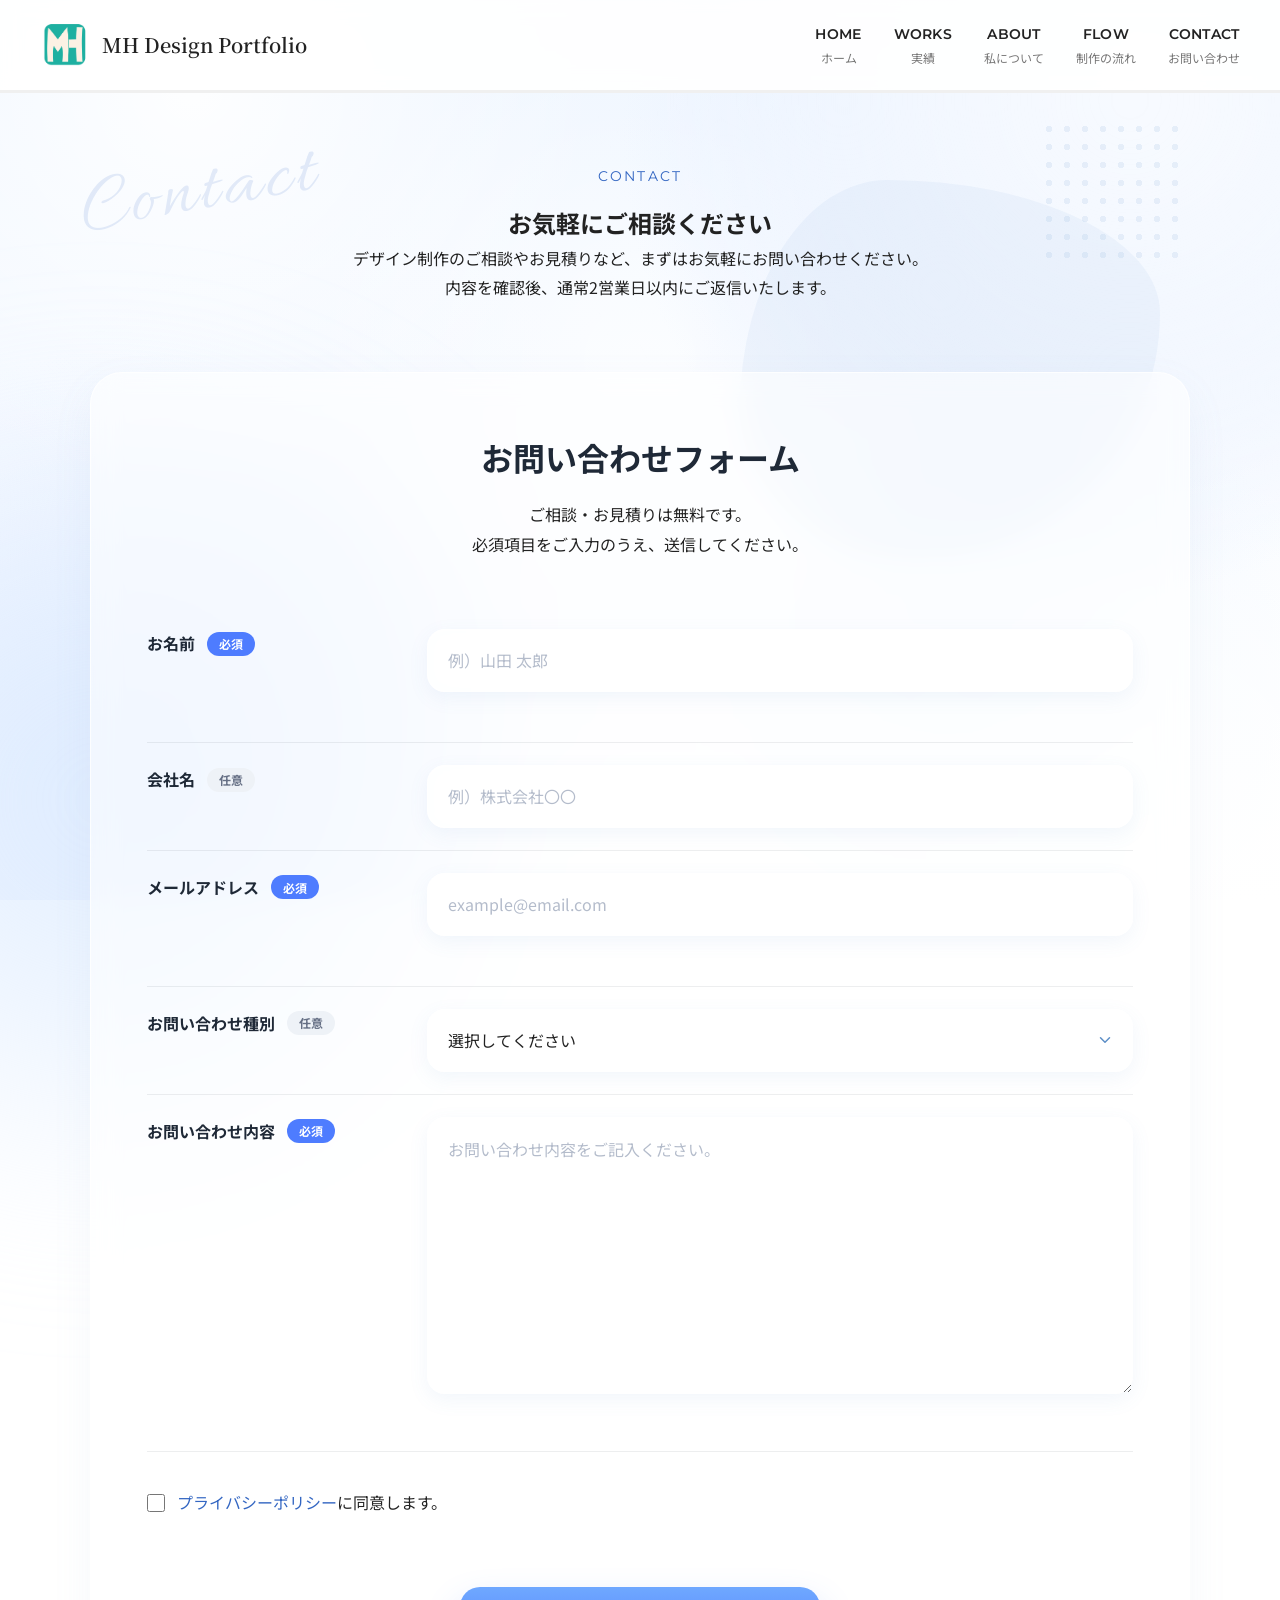
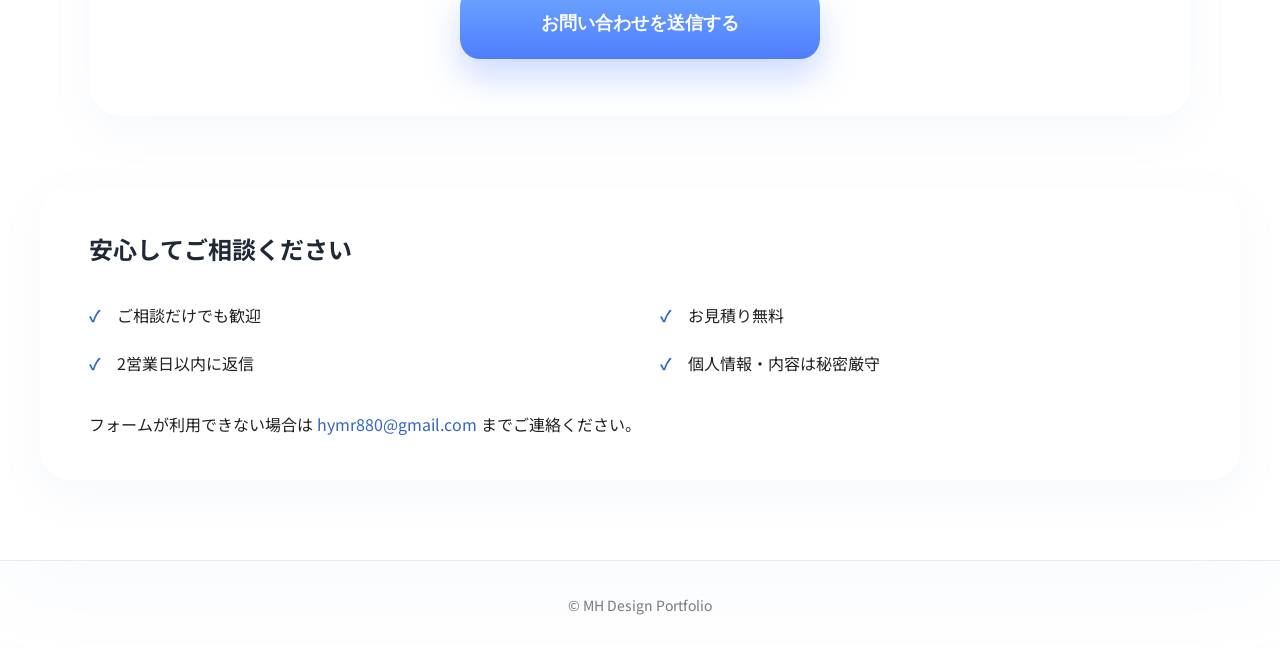
<file: contact.html>
<!doctype html>
<html lang="ja">

<head>
    <meta charset="UTF-8" />
    <meta name="viewport" content="width=device-width, initial-scale=1.0" />
    <title>MH Design Portfolio</title>

    <!-- Google Fonts -->
    <link rel="preconnect" href="https://fonts.googleapis.com">
    <link rel="preconnect" href="https://fonts.gstatic.com" crossorigin>
    <link href="https://fonts.googleapis.com/css2?family=Allura&family=Bodoni+Moda:ital,opsz,wght@0,6..96,400..900;1,6..96,400..900&family=Cormorant:ital,wght@0,300..700;1,300..700&family=Crimson+Text:ital,wght@0,400;0,600;0,700;1,400;1,600;1,700&family=Dancing+Script:wght@400..700&family=Josefin+Sans:ital,wght@0,100..700;1,100..700&family=Klee+One&family=Montserrat:ital,wght@0,100..900;1,100..900&family=Noto+Sans+JP:wght@100..900&family=Noto+Serif+JP:wght@200..900&family=Yomogi&family=Zen+Kurenaido&display=swap" rel="stylesheet">

    <link rel="stylesheet" href="./assets/css/contact.css" />
</head>

<body>
    <!-- Header -->
    <header class="header">
        <div class="container header-inner">
            <a href="#" class="logo">
                <img src="./assets/images/logo.png" alt="MH Design Portfolio Logo" />
                <span>MH Design Portfolio</span>
            </a>

            <nav class="nav">
                <ul class="nav-list">
                    <li>
                        <a href="#home">
                            <span class="en">HOME</span>
                            <span class="jp">ホーム</span>
                        </a>
                    </li>

                    <li>
                        <a href="#works">
                            <span class="en">WORKS</span>
                            <span class="jp">実績</span>
                        </a>
                    </li>

                    <li>
                        <a href="#about">
                            <span class="en">ABOUT</span>
                            <span class="jp">私について</span>
                        </a>
                    </li>

                    
                    <li>
                        <a href="#flow">
                            <span class="en">FLOW</span>
                            <span class="jp">制作の流れ</span>
                        </a>
                    </li>

                    <li>
                        <a href="#contact">
                            <span class="en">CONTACT</span>
                            <span class="jp">お問い合わせ</span>
                        </a>
                    </li>
                </ul>
            </nav>

            <button class="hamburger">
                <span></span>
                <span></span>
                <span></span>
            </button>
        </div>
    </header>

    <main>

        <!-- Contact Page -->
        <section class="contact-page section">

            <!-- Background Decoration -->
            <div class="contact-bg-text">Contact</div>

            <div class="decoration-wrap">
                <div class="contact-blob-1"></div>
                <div class="contact-blob-2"></div>
                <div class="contact-dots"></div>
            </div>

            <div class="container">

                <div class="section-heading">
                    <span class="section-en">CONTACT</span>
                    <h1>お気軽にご相談ください</h1>
                    <p>
                        デザイン制作のご相談やお見積りなど、まずはお気軽にお問い合わせください。<br>
                        内容を確認後、通常2営業日以内にご返信いたします。
                    </p>
                </div>

                <div class="contact-form-card">

                    <div class="form-card-header">
                        <h2 class="form-title">お問い合わせフォーム</h2>
                        <p class="form-description">
                            ご相談・お見積りは無料です。<br>
                            必須項目をご入力のうえ、送信してください。
                        </p>
                    </div>

                    <form id="contact-form" action="https://formspree.io/f/mdaqazrg" method="POST" novalidate>

                        <!-- 送信成功後の遷移先 -->
                        <input
                            type="hidden"
                            name="_next"
                            value="https://あなたのドメイン/thanks.html">
                        <input
                            type="hidden"
                            name="_subject"
                            value="【MH Design Portfolio】お問い合わせがありました">

                        <!-- フォーム本体 -->
                        <div class="form-row">
                            <div class="form-label">
                                <label for="name">お名前</label>
                                <span class="required">必須</span>
                            </div>
                            <div class="form-input">
                                <input type="text" id="name" name="name" placeholder="例）山田 太郎" required>

                                <p class="error-message"></p>
                            </div>
                        </div>

                        <div class="form-row">
                            <div class="form-label">
                                <label for="company">会社名</label>
                                <span class="optional">任意</span>
                            </div>
                            <div class="form-input">
                                <input type="text" id="company" name="company" placeholder="例）株式会社〇〇">
                            </div>
                        </div>

                        <div class="form-row">
                            <div class="form-label">
                                <label for="email">メールアドレス</label>
                                <span class="required">必須</span>
                            </div>
                            <div class="form-input">
                                <input type="email" id="email" name="email" placeholder="example@email.com" required>

                                <p class="error-message"></p>
                            </div>
                        </div>

                        <div class="form-row">
                            <div class="form-label">
                                <label for="category">お問い合わせ種別</label>
                                <span class="optional">任意</span>
                            </div>
                            <div class="form-input">
                                <select id="category" name="category">
                                    <option value="">選択してください</option>
                                    <option value="design">制作のご依頼</option>
                                    <option value="estimate">お見積り</option>
                                    <option value="consultation">ご相談</option>
                                    <option value="other">その他</option>
                                </select>
                            </div>
                        </div>

                        <div class="form-row form-row-message">
                            <div class="form-label">
                                <label for="message">お問い合わせ内容</label>
                                <span class="required">必須</span>
                            </div>
                            <div class="form-input">
                                <textarea id="message" name="message" rows="8" placeholder="お問い合わせ内容をご記入ください。" required></textarea>

                                <p class="error-message"></p>
                            </div>
                        </div>

                        <div class="form-agreement-group">
                            <div class="form-agreement">
                                <input type="checkbox" id="privacy" name="privacy" required>
                                <label for="privacy">
                                    <a href="./privacy.html">プライバシーポリシー</a>に同意します。
                                </label>
                            </div>
                            <p class="error-message agreement-error"></p>
                        </div>

                        <div class="form-submit">
                            <button type="submit" class="contact-btn">お問い合わせを送信する</button>
                        </div>

                    </form>

                </div>

                <div class="contact-info-box">
                    <h2>安心してご相談ください</h2>
                    <ul class="contact-info-list">
                        <li>ご相談だけでも歓迎</li>
                        <li>お見積り無料</li>
                        <li>2営業日以内に返信</li>
                        <li>個人情報・内容は秘密厳守</li>
                    </ul>

                    <p class="contact-mail">
                        フォームが利用できない場合は
                        <a href="mailto:hymr880@gmail.com">hymr880@gmail.com</a>
                        までご連絡ください。
                    </p>
                </div>

            </div>

        </section>

    </main>



    <!-- Footer -->
    <footer class="footer">
        <p>© MH Design Portfolio</p>
    </footer>

    <script src="./assets/js/script.js"></script>
    <script src="./assets/js/contact.js"></script>
</body>

</html>
</file>
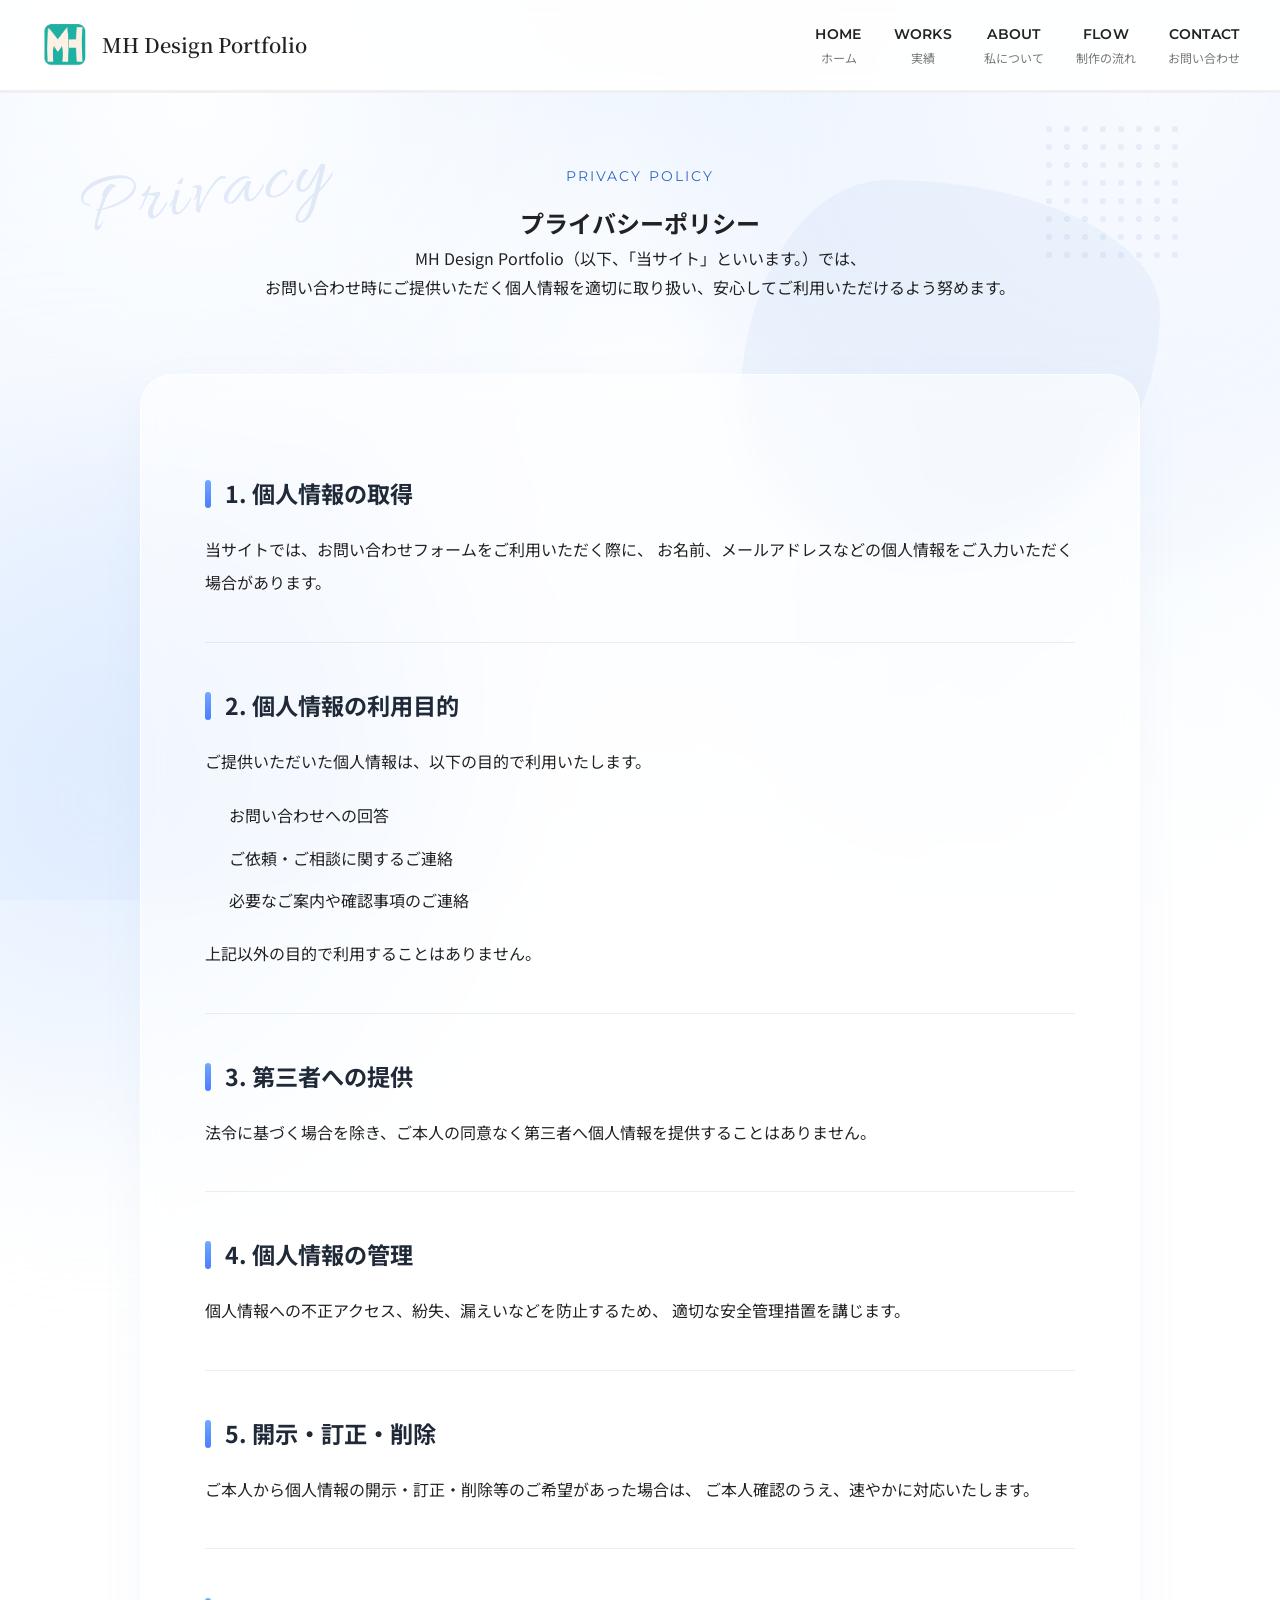
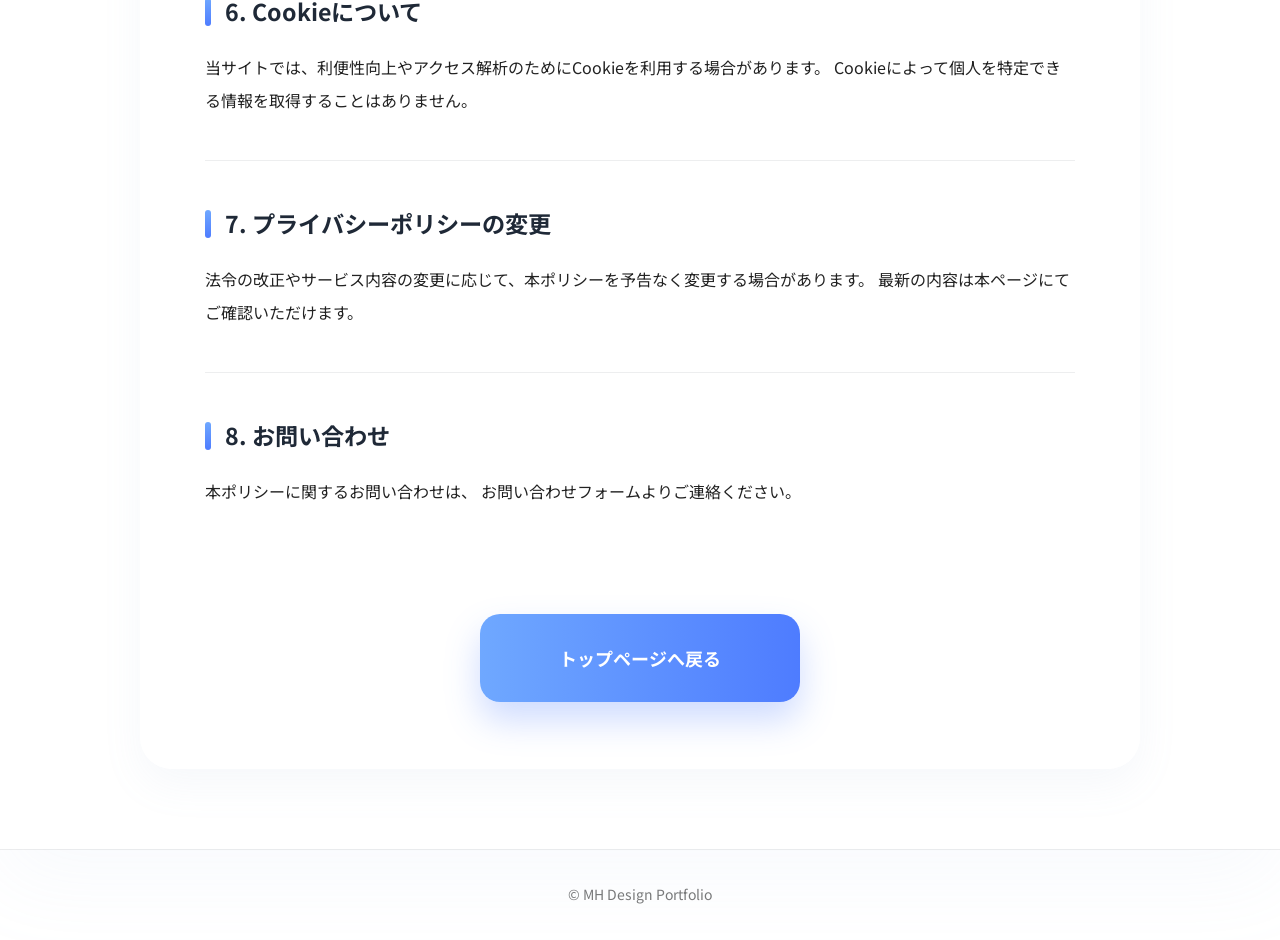
<file: privacy.html>
<!doctype html>
<html lang="ja">

<head>
    <meta charset="UTF-8" />
    <meta name="viewport" content="width=device-width, initial-scale=1.0" />
    <title>MH Design Portfolio</title>

    <!-- Google Fonts -->
    <link rel="preconnect" href="https://fonts.googleapis.com">
    <link rel="preconnect" href="https://fonts.gstatic.com" crossorigin>
    <link href="https://fonts.googleapis.com/css2?family=Allura&family=Bodoni+Moda:ital,opsz,wght@0,6..96,400..900;1,6..96,400..900&family=Cormorant:ital,wght@0,300..700;1,300..700&family=Crimson+Text:ital,wght@0,400;0,600;0,700;1,400;1,600;1,700&family=Dancing+Script:wght@400..700&family=Josefin+Sans:ital,wght@0,100..700;1,100..700&family=Klee+One&family=Montserrat:ital,wght@0,100..900;1,100..900&family=Noto+Sans+JP:wght@100..900&family=Noto+Serif+JP:wght@200..900&family=Yomogi&family=Zen+Kurenaido&display=swap" rel="stylesheet">

    <link rel="stylesheet" href="./assets/css/style.css" />
    <link rel="stylesheet" href="./assets/css/privacy.css">
</head>

<body>
    <!-- Header -->
    <header class="header">
        <div class="container header-inner">
            <a href="#" class="logo">
                <img src="./assets/images/logo.png" alt="MH Design Portfolio Logo" />
                <span>MH Design Portfolio</span>
            </a>

            <nav class="nav">
                <ul class="nav-list">
                    <li>
                        <a href="#home">
                            <span class="en">HOME</span>
                            <span class="jp">ホーム</span>
                        </a>
                    </li>

                    <li>
                        <a href="#works">
                            <span class="en">WORKS</span>
                            <span class="jp">実績</span>
                        </a>
                    </li>

                    <li>
                        <a href="#about">
                            <span class="en">ABOUT</span>
                            <span class="jp">私について</span>
                        </a>
                    </li>

                    
                    <li>
                        <a href="#flow">
                            <span class="en">FLOW</span>
                            <span class="jp">制作の流れ</span>
                        </a>
                    </li>

                    <li>
                        <a href="#contact">
                            <span class="en">CONTACT</span>
                            <span class="jp">お問い合わせ</span>
                        </a>
                    </li>
                </ul>
            </nav>

            <button class="hamburger">
                <span></span>
                <span></span>
                <span></span>
            </button>
        </div>
    </header>


    <main>

        <!-- Privacy -->
        <section class="privacy-page section">

            <!-- Background Decoration -->
            <div class="contact-bg-text">
                Privacy
            </div>

            <div class="decoration-wrap">
                <div class="contact-blob-1"></div>
                <div class="contact-blob-2"></div>
                <div class="contact-dots"></div>
            </div>

            <div class="container">

                <!-- Heading -->
                <div class="section-heading fade-up">

                    <span class="section-en">
                        PRIVACY POLICY
                    </span>

                    <h1>
                        プライバシーポリシー
                    </h1>

                    <p>
                        MH Design Portfolio（以下、「当サイト」といいます。）では、<br>
                        お問い合わせ時にご提供いただく個人情報を適切に取り扱い、安心してご利用いただけるよう努めます。
                    </p>

                </div>

                <!-- Privacy Card -->
                <div class="privacy-card fade-up">

                    <!-- 1 -->
                    <section class="policy-item fade-up">

                        <h2>
                            1. 個人情報の取得
                        </h2>

                        <p>
                            当サイトでは、お問い合わせフォームをご利用いただく際に、
                            お名前、メールアドレスなどの個人情報をご入力いただく場合があります。
                        </p>

                    </section>

                    <!-- 2 -->
                    <section class="policy-item fade-up">

                        <h2>
                            2. 個人情報の利用目的
                        </h2>

                        <p>
                            ご提供いただいた個人情報は、以下の目的で利用いたします。
                        </p>

                        <ul>

                            <li>お問い合わせへの回答</li>

                            <li>ご依頼・ご相談に関するご連絡</li>

                            <li>必要なご案内や確認事項のご連絡</li>

                        </ul>

                        <p>
                            上記以外の目的で利用することはありません。
                        </p>

                    </section>

                    <!-- 3 -->
                    <section class="policy-item fade-up">

                        <h2>
                            3. 第三者への提供
                        </h2>

                        <p>
                            法令に基づく場合を除き、ご本人の同意なく第三者へ個人情報を提供することはありません。
                        </p>

                    </section>

                    <!-- 4 -->
                    <section class="policy-item fade-up">

                        <h2>
                            4. 個人情報の管理
                        </h2>

                        <p>
                            個人情報への不正アクセス、紛失、漏えいなどを防止するため、
                            適切な安全管理措置を講じます。
                        </p>

                    </section>

                    <!-- 5 -->
                    <section class="policy-item fade-up">

                        <h2>
                            5. 開示・訂正・削除
                        </h2>

                        <p>
                            ご本人から個人情報の開示・訂正・削除等のご希望があった場合は、
                            ご本人確認のうえ、速やかに対応いたします。
                        </p>

                    </section>

                    <!-- 6 -->
                    <section class="policy-item fade-up">

                        <h2>
                            6. Cookieについて
                        </h2>

                        <p>
                            当サイトでは、利便性向上やアクセス解析のためにCookieを利用する場合があります。
                            Cookieによって個人を特定できる情報を取得することはありません。
                        </p>

                    </section>

                    <!-- 7 -->
                    <section class="policy-item fade-up">

                        <h2>
                            7. プライバシーポリシーの変更
                        </h2>

                        <p>
                            法令の改正やサービス内容の変更に応じて、本ポリシーを予告なく変更する場合があります。
                            最新の内容は本ページにてご確認いただけます。
                        </p>

                    </section>

                    <!-- 8 -->
                    <section class="policy-item fade-up">

                        <h2>
                            8. お問い合わせ
                        </h2>

                        <p>
                            本ポリシーに関するお問い合わせは、
                            お問い合わせフォームよりご連絡ください。
                        </p>

                    </section>

                    <!-- Button -->
                    <div class="privacy-buttons fade-up">

                        <a href="index.html" class="contact-btn">
                            トップページへ戻る
                        </a>

                    </div>

                </div>

            </div>

        </section>

    </main>





    <!-- Footer -->
    <footer class="footer">
        <p>© MH Design Portfolio</p>
    </footer>

    <script src="./assets/js/script.js"></script>
    <script src="./assets/js/contact.js"></script>
</body>

</html>
</file>
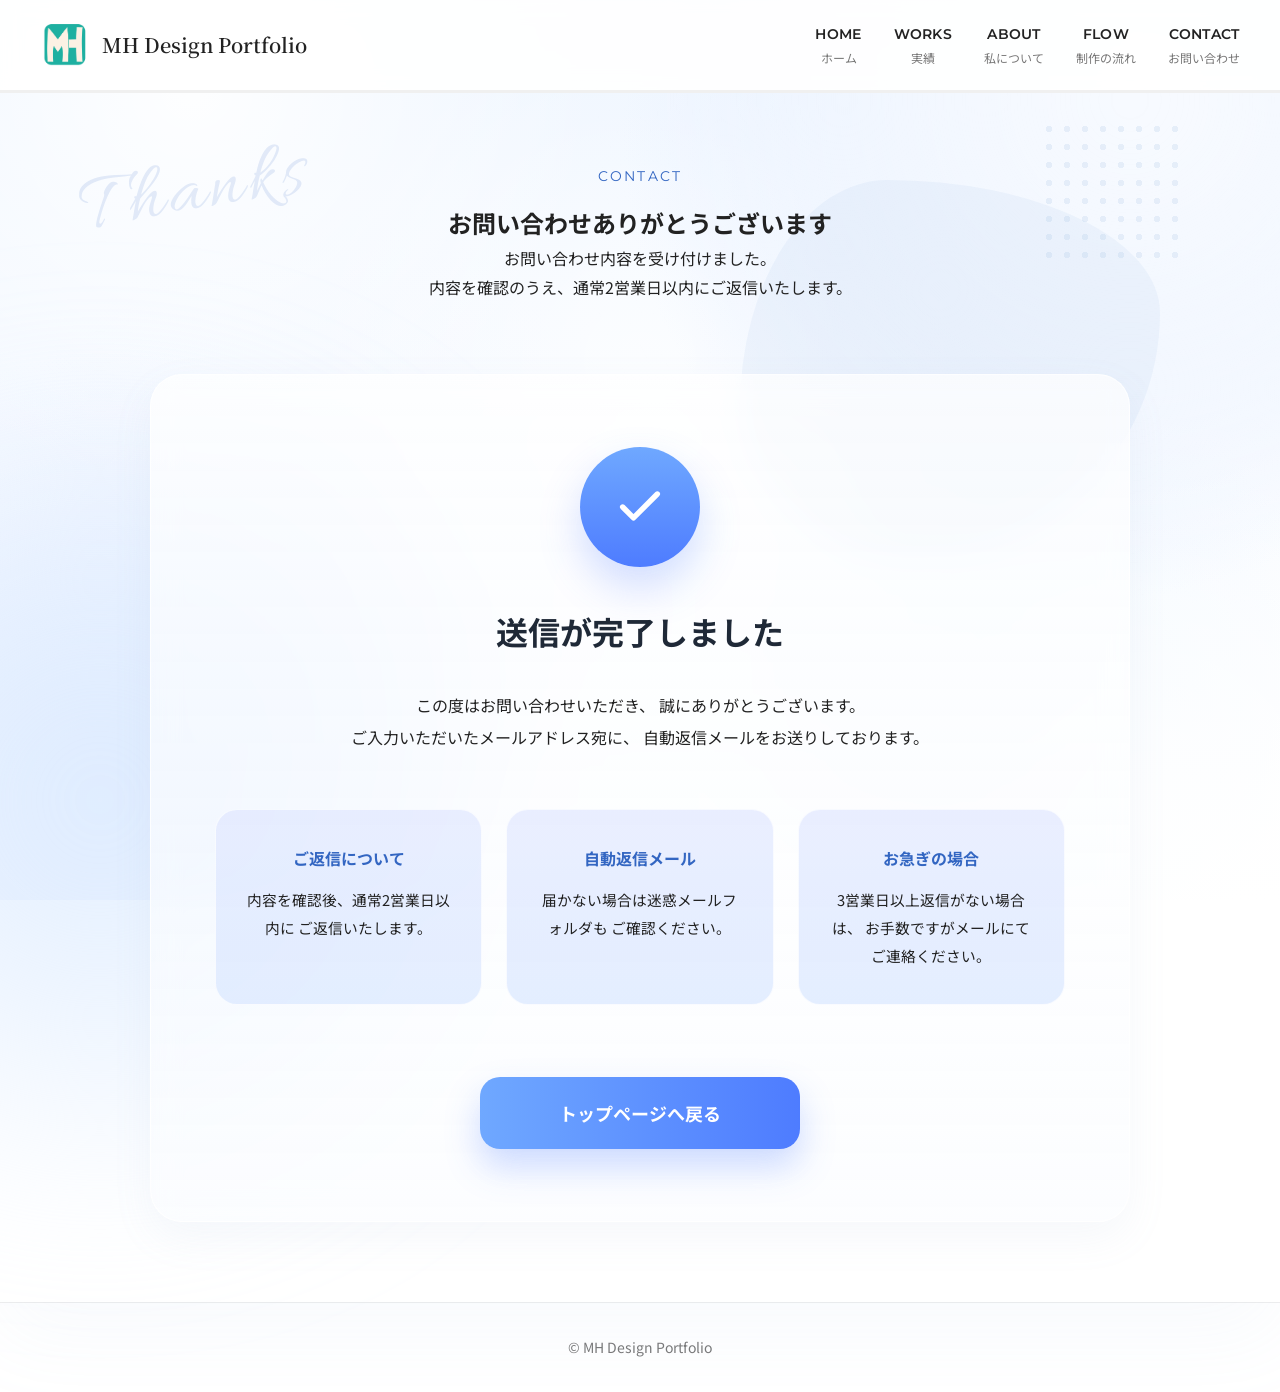
<file: thanks.html>
<!doctype html>
<html lang="ja">

<head>
    <meta charset="UTF-8" />
    <meta name="viewport" content="width=device-width, initial-scale=1.0" />
    <title>MH Design Portfolio</title>

    <!-- Google Fonts -->
    <link rel="preconnect" href="https://fonts.googleapis.com">
    <link rel="preconnect" href="https://fonts.gstatic.com" crossorigin>
    <link href="https://fonts.googleapis.com/css2?family=Allura&family=Bodoni+Moda:ital,opsz,wght@0,6..96,400..900;1,6..96,400..900&family=Cormorant:ital,wght@0,300..700;1,300..700&family=Crimson+Text:ital,wght@0,400;0,600;0,700;1,400;1,600;1,700&family=Dancing+Script:wght@400..700&family=Josefin+Sans:ital,wght@0,100..700;1,100..700&family=Klee+One&family=Montserrat:ital,wght@0,100..900;1,100..900&family=Noto+Sans+JP:wght@100..900&family=Noto+Serif+JP:wght@200..900&family=Yomogi&family=Zen+Kurenaido&display=swap" rel="stylesheet">

    <link rel="stylesheet" href="./assets/css/thanks.css" />
</head>

<body>
    <!-- Header -->
    <header class="header">
        <div class="container header-inner">
            <a href="#" class="logo">
                <img src="./assets/images/logo.png" alt="MH Design Portfolio Logo" />
                <span>MH Design Portfolio</span>
            </a>

            <nav class="nav">
                <ul class="nav-list">
                    <li>
                        <a href="#home">
                            <span class="en">HOME</span>
                            <span class="jp">ホーム</span>
                        </a>
                    </li>

                    <li>
                        <a href="#works">
                            <span class="en">WORKS</span>
                            <span class="jp">実績</span>
                        </a>
                    </li>

                    <li>
                        <a href="#about">
                            <span class="en">ABOUT</span>
                            <span class="jp">私について</span>
                        </a>
                    </li>

                    
                    <li>
                        <a href="#flow">
                            <span class="en">FLOW</span>
                            <span class="jp">制作の流れ</span>
                        </a>
                    </li>

                    <li>
                        <a href="#contact">
                            <span class="en">CONTACT</span>
                            <span class="jp">お問い合わせ</span>
                        </a>
                    </li>
                </ul>
            </nav>

            <button class="hamburger">
                <span></span>
                <span></span>
                <span></span>
            </button>
        </div>
    </header>


    <main>

        <!-- Thanks -->
        <section class="thanks-page section">

            <!-- Background Decoration -->
            <div class="contact-bg-text">
                Thanks
            </div>

            <div class="decoration-wrap">
                <div class="contact-blob-1"></div>
                <div class="contact-blob-2"></div>
                <div class="contact-dots"></div>
            </div>

            <div class="container">

                <!-- Heading -->
                <div class="section-heading fade-up">

                    <span class="section-en">
                        CONTACT
                    </span>

                    <h1>
                        お問い合わせありがとうございます
                    </h1>

                    <p>
                        お問い合わせ内容を受け付けました。<br>
                        内容を確認のうえ、通常2営業日以内にご返信いたします。
                    </p>

                </div>

                <!-- Thanks Card -->
                <div class="thanks-card fade-up">

                    <!-- Success Icon -->
                    <div class="thanks-icon">

                        <svg xmlns="http://www.w3.org/2000/svg"
                            width="42"
                            height="42"
                            viewBox="0 0 24 24"
                            fill="none"
                            stroke="currentColor"
                            stroke-width="2.5"
                            stroke-linecap="round"
                            stroke-linejoin="round">

                            <polyline points="20 6 9 17 4 12"></polyline>

                        </svg>

                    </div>

                    <h2>
                        送信が完了しました
                    </h2>

                    <p class="thanks-message">

                        この度はお問い合わせいただき、
                        誠にありがとうございます。<br>

                        ご入力いただいたメールアドレス宛に、
                        自動返信メールをお送りしております。

                    </p>

                    <!-- Information -->
                    <div class="thanks-info">

                        <div class="info-item fade-up">

                            <h3>
                                ご返信について
                            </h3>

                            <p>
                                内容を確認後、通常2営業日以内に
                                ご返信いたします。
                            </p>

                        </div>

                        <div class="info-item fade-up">

                            <h3>
                                自動返信メール
                            </h3>

                            <p>
                                届かない場合は迷惑メールフォルダも
                                ご確認ください。
                            </p>

                        </div>

                        <div class="info-item fade-up">

                            <h3>
                                お急ぎの場合
                            </h3>

                            <p>
                                3営業日以上返信がない場合は、
                                お手数ですがメールにてご連絡ください。
                            </p>

                        </div>

                    </div>

                    <!-- Button -->
                    <div class="thanks-buttons">

                        <a href="index.html" class="contact-btn">
                            トップページへ戻る
                        </a>

                    </div>

                </div>

            </div>

        </section>

    </main>


    <!-- Footer -->
    <footer class="footer">
        <p>© MH Design Portfolio</p>
    </footer>

    <script src="./assets/js/script.js"></script>
    <script src="./assets/js/contact.js"></script>
</body>

</html>
</file>
<file: assets/css/contact.css>
/* ==========================
   Root Variables
========================== */

:root {

    /* Colors */
    --color-primary: #3366C2;
    --color-primary-dark:#3E6F9E;
    --color-primary-light: #eef5ff;

    --color-text: #222222;
    --color-text-secondary: #666666;
    --color-text-light: #777777;

    --color-heading: #1f2937;

    --color-bg: #ffffff;
    --color-bg-soft: #f9fbff;

    --color-border: #eeeeee;

    /* Shadow */
    --shadow-sm:
        0 8px 24px rgba(0, 0, 0, .04);

    --shadow-md:
        0 16px 40px rgba(57, 57, 57, 0.07);

    --shadow-header:
        0 8px 20px rgba(0, 0, 0, .05);

    /* Radius */
    --radius-sm: 16px;
    --radius-md: 24px;
    --radius-lg: 40px;
    --radius-round: 999px;

    /* Transition */
    --transition: .3s ease;
}


/* ==========================
   Reset
========================== */

* {
    margin: 0;
    padding: 0;
    box-sizing: border-box;
}

html {
    scroll-behavior: smooth;
}

body {
    font-family: 'Noto Sans JP',sans-serif;
    color: var(--color-text);
    background:
        /* 左上の光 */
        radial-gradient(
            circle at 15% 10%,
            rgba(255,255,255,.9) 0%,
            rgba(255,255,255,0) 30%
        ),
        /* 右上の青い光 */
        radial-gradient(
            circle at 85% 15%,
            rgba(215,230,255,.8) 0%,
            rgba(215,230,255,0) 35%
        ),
        /* 中央の柔らかい光 */
        radial-gradient(
            circle at 50% 40%,
            rgba(255,255,255,.6) 0%,
            rgba(255,255,255,0) 40%
        ),
        /* 左下の青白い光 */
        radial-gradient(
            circle at 10% 85%,
            rgba(225,235,255,.8) 0%,
            rgba(225,235,255,0) 30%
        ),
        /* 右下の光 */
        radial-gradient(
            circle at 90% 90%,
            rgba(255,255,255,.8) 0%,
            rgba(255,255,255,0) 30%
        ),
        /* オーロラ */
        radial-gradient(
            circle at 80% 75%,
            rgba(220,240,255,.35) 0%,
            rgba(220,240,255,0) 25%
        ),

        radial-gradient(
            circle at 25% 60%,
            rgba(240,245,255,.4) 0%,
            rgba(240,245,255,0) 30%
        ),
        /* ベース */
        linear-gradient(
            180deg,
            #edf5ff 0%,
            #f8fbff 50%,
            #ffffff 100%
        );
    background-attachment: fixed;
    line-height: 1.8;
}

body::before{
    content:"";
    position:fixed;
    top:-300px;
    right:-250px;
    width:800px;
    height:800px;
    border-radius:50%;
    background:
        radial-gradient(
            circle,
            rgba(255,255,255,.9),
            rgba(255,255,255,0)
        );
    filter:blur(80px);
    z-index:-1;
    pointer-events:none;
}

body::after{
    content:"";
    position:fixed;
    bottom:-250px;
    left:-250px;
    width:700px;
    height:700px;
    border-radius:50%;
    background:
        radial-gradient(
            circle,
            rgba(220,235,255,.9),
            rgba(220,235,255,0)
        );
    filter:blur(100px);
    z-index:-1;
    pointer-events:none;
}

img {
    width: 100%;
    display: block;
}

a {
    text-decoration: none;
    color: inherit;
}


ul {
    list-style: none;
}

.container {
    width: min(1200px,calc(100% - 40px));
    margin: 0 auto;
}

.section {
    padding: 80px 0;
    position: relative;
    overflow: hidden;
    box-shadow: 0 30px 80px rgba(170,190,230,.08);
}
.works{
    margin: 0px 20px 20px;
    border-radius: 40px;
    background:
    rgba(255,255,255,.6);
    backdrop-filter: blur(20px);
    border: 1px solid rgba(255,255,255,.7);
    box-shadow: 0 20px 60px rgba(180,200,240,.18);
}
.about,
.flow,
.contact{
    margin: 20px 20px;
    border-radius: 40px;
    background:
    rgba(255,255,255,.6);
    backdrop-filter: blur(20px);
    border: 1px solid rgba(255,255,255,.7);
    box-shadow: 0 20px 60px rgba(180,200,240,.18);
}


/* ==========================
   Typography
========================== */

.section-heading {
    margin-bottom: 50px;
    text-align: center;
}

.section-heading.center {
    text-align: center;
}

.section-en {
    display: inline-block;

    font-family:
        'Montserrat',
        sans-serif;

    font-size: 14px;
    letter-spacing: .15em;

    color:
        var(--color-primary);

    margin-bottom: 12px;
}

.section-heading h2 {
    font-size: 36px;
    font-weight: 700;

    color:
        var(--color-heading);
}

.contact-bg-text {
    position: absolute;
    top: 120px;
    left: 80px;
    font-size: 82px;
    opacity: .12;
    font-family: "Allura", cursive;
    color: var(--color-primary);
    letter-spacing: .06em;
    transform: rotate(-10deg);
    z-index: 1;
}
.contact::before {
    content: "";
    position: absolute;
    top: -120px;
    left: -120px;
    width: 280px;
    height: 280px;
    border-radius: 50%;
    background: rgba(94,143,199,.06);
}
.contact-blob-1 {
    position: absolute;
    width: 420px;
    height: 380px;
    right: 120px;
    top: 180px;
    background: rgba(94,143,199,.06);
    border-radius: 35% 65% 60% 40% / 60% 35% 65% 40%;
}
.contact-dots {
    position: absolute;
    top: 120px;
    right: 100px;
    width: 140px;
    height: 140px;
    background-image: radial-gradient(rgba(94,143,199,.22) 3px, transparent 3px);
    background-size: 18px 18px;
    opacity: .5;
}


/* ==========================
   Button
========================== */

.btn-primary {
    display: inline-flex;
    align-items: center;
    justify-content: center;
    background: var(--color-primary);
    color: #fff;
    padding: 16px 36px;
    border-radius: var(--radius-round);
    font-weight: 500;
    transition: var(--transition);
}

.btn-primary:hover {
    transform:
        translateY(-3px);

    background:
        var(--color-primary-dark);
}


/* ==========================
   Header
========================== */

.header {
    position: fixed;
    top: 0;
    left: 0;
    width: 100%;
    background:rgba(255, 255, 255, .9);
    backdrop-filter:blur(10px);
    z-index: 999;
    border-bottom:3px solid #f0f0f0;
}

.header.scrolled {
    background:rgba(255, 255, 255, .96);
    box-shadow:var(--shadow-header);
}

.header-inner {
    height: 90px;
    display: flex;
    align-items: center;
    justify-content: space-between;
}

.logo {
    display: flex;
    align-items: center;
    gap: 14px;
}

.logo img {
    width: 48px;
}

.logo span {
    font-family: "Noto Serif JP", serif;
    font-size: 20px;
    font-weight: 600;
}


/* ==========================
   Navigation
========================== */

.nav-list {
    display: flex;
    gap: 32px;
}
.nav-list a {
    display: flex;
    flex-direction: column;
    align-items: center;
    transition: var(--transition);
}
.nav-list a:hover {
    opacity: .5;
}
.nav-list a.active {
    opacity: 1;
}
.nav-list .en {
    font-family: 'Montserrat', sans-serif;
    font-size: 14px;
    font-weight: 600;
    letter-spacing:.02em;
    transition:.3s;
}
.nav-list .jp {
    font-size: 12px;
    color: var(--color-text-light);
}
.nav-list a.active .en {
    color: #619bec;
    font-weight:700;
}


/* ==========================
Contact Page
========================== */

.contact-page{
    position:relative;
    overflow:hidden;
    padding-top: 160px;
}

.contact-page .container{
    position:relative;
    z-index:2;
}

.contact-form-card,
.contact-info-box{
    background:rgba(255,255,255,.58);
    backdrop-filter:blur(14px);
    -webkit-backdrop-filter:blur(14px);
    border:1px solid rgba(255,255,255,.75);
    border-radius:32px;
    box-shadow:0 16px 40px rgba(140,160,210,.08);
}

.contact-form-card{
    /* margin-top:72px; */
    padding:56px;
    max-width:1100px;

    margin:70px auto;

}

.form-card-header{
    text-align:center;
    margin-bottom:48px;
}

.form-title{
    font-size:2rem;
    color:var(--color-heading);
    margin-bottom:12px;
}

.form-description{
    color:var(--color-text);
    line-height:1.9;
}

.form-row{
    display:grid;
    grid-template-columns:240px 1fr;
    gap:40px;
    align-items:start;
    padding:22px 0;
    border-bottom:1px solid rgba(31,41,55,.08);
}

.form-row:last-of-type{
    border-bottom:none;
}

.form-label{
    display:flex;
    align-items:center;
    gap:12px;
    font-weight:700;
    color:var(--color-heading);
}

.required,
.optional{
    display:inline-flex;
    align-items:center;
    justify-content:center;
    min-width:48px;
    height:24px;
    border-radius:999px;
    font-size:.75rem;
}

.required{
    background:#4e7cff;
    color:#fff;
}

.optional{
    background:#eef2f7;
    color:#667085;
}

.form-input input,
.form-input select,
.form-input textarea{
    width:100%;
    padding:16px 20px;

    border:1px solid rgba(255,255,255,.65);
    border-radius:18px;

    background:rgba(255,255,255,.72);
    backdrop-filter:blur(10px);
    -webkit-backdrop-filter:blur(10px);

    box-shadow:
        inset 0 1px 0 rgba(255,255,255,.65),
        0 6px 20px rgba(94,143,199,.08);

    font:inherit;
    color:var(--color-text);

    transition:
        border-color .35s ease,
        box-shadow .35s ease,
        background .35s ease,
        transform .25s ease;
}

.form-input select{

    appearance:none;
    -webkit-appearance:none;

    background-image:
        url("data:image/svg+xml,%3Csvg xmlns='http://www.w3.org/2000/svg' width='18' height='18' viewBox='0 0 24 24' fill='none' stroke='%235E8FC7' stroke-width='2' stroke-linecap='round' stroke-linejoin='round'%3E%3Cpolyline points='6 9 12 15 18 9'/%3E%3C/svg%3E");

    background-repeat:no-repeat;
    background-position:right 18px center;

    padding-right:56px;

}

.form-input textarea{

    min-height:260px;

    line-height:1.9;

}

.form-input input::placeholder,
.form-input textarea::placeholder{

    color:#B4BCCB;

    transition:.3s;

}

.form-input input:focus::placeholder,
.form-input textarea:focus::placeholder{

    opacity:.45;

}

.form-input input:focus,
.form-input select:focus,
.form-input textarea:focus{

    outline:none;

    background:rgba(255,255,255,.95);

    border-color:#72A8FF;

    box-shadow:
        0 0 0 5px rgba(111,168,255,.14),
        0 18px 35px rgba(111,168,255,.16);

    transform:translateY(-2px);

}

.form-input input:hover,
.form-input select:hover,
.form-input textarea:hover{

    border-color:rgba(111,168,255,.35);

}

.form-agreement{
    display:flex;
    align-items:center;
    gap:12px;
    margin-top:36px;
}

.form-agreement-group{
    margin-top: 36px;
}

.agreement-error{
    margin-top: 8px;
    padding-left: 30px;
    text-align: left;
}

.form-agreement input{
    width:18px;
    height:18px;
}

.form-agreement a,
.contact-mail a{
    color:var(--color-primary);
    text-decoration:none;
}

.form-submit{
    text-align:center;
    margin-top:40px;
}

.form-submit .contact-btn{

    display:inline-flex;
    justify-content:center;
    align-items:center;

    width:360px;
    height:72px;

    border:none;
    border-radius:20px;

    background:linear-gradient(
        180deg,
        #6FA8FF,
        #4E7CFF
    );

    color:#fff;
    font-size:18px;
    font-weight:700;

    cursor:pointer;

    box-shadow:
        0 18px 35px rgba(78,124,255,.28);

    transition:.35s;
}

.form-submit .contact-btn:hover{

    transform:translateY(-4px);

    box-shadow:
        0 26px 45px rgba(78,124,255,.35);

}

.form-submit .contact-btn:active{

    transform:translateY(-1px);

}

.contact-info-box{
    margin-top:64px;
    padding:40px 48px;
}

.contact-info-box h2{
    margin-bottom:24px;
    color:var(--color-heading);
}

.contact-info-list{
    display:grid;
    grid-template-columns:repeat(2, 1fr);
    gap:20px 40px;

    margin:32px 0;
    padding:0;
}

.contact-info-list li{

    display:flex;
    align-items:center;

    position:relative;

    padding-left:28px;

    line-height:1.7;
}

.contact-info-list li::before{

    content:"✓";

    position:absolute;

    left:0;

    color:var(--color-primary);

    font-weight:700;

    font-size:16px;

}

.contact-mail{
    line-height:1.9;
}

@media (max-width:768px){

.contact-form-card{
    padding:32px 24px;
}

.form-row{
    grid-template-columns:1fr;
    gap:16px;
    padding:18px 0;
}

.form-label{
    justify-content:flex-start;
}

.form-submit .contact-btn{
    width:100%;
    min-width:0;
}

.contact-info-box{
    padding:32px 24px;
}

.contact-info-list{

    grid-template-columns:1fr;

    gap:16px;

}

}

/* ==========================
Error Message
========================== */

.error-message{
    display:block;
    width:100%;

    margin:8px 0 0;
    padding:0;

    text-align:left;

    font-size:.875rem;
    color:#E25B6A;
    line-height:1.5;

    min-height:20px;
}

.input-error{

    border-color:#E25B6A !important;

    box-shadow:
        0 0 0 4px rgba(226,91,106,.12);

}

.agreement-error{

    margin-top:10px;

    margin-left:0;

    padding-left:0;

    color:#E25B6A;

    font-size:.875rem;

    text-align:left;

}








/* ==========================
   Footer
========================== */

.footer {
    padding: 32px;

    text-align: center;

    border-top:
        1px solid var(--color-border);

    color:
        var(--color-text-light);

    font-size: 14px;
}


/* ==========================
   Hamburger
========================== */

.hamburger {
    display: none;

    border: none;
    background: none;

    cursor: pointer;
}

.hamburger span {
    display: block;

    width: 28px;
    height: 2px;

    background:
        var(--color-text);

    transition:
        var(--transition);
}


/* ==========================
   Fade Animation
========================== */

.section,
.work-card,
.value-card,
.flow-item {
    opacity: 0;
    transform: translateY(40px);
    transition:
        opacity .8s ease,
        transform .8s ease;
}

.show {
    opacity: 1;
    transform: translateY(0);
}

.flow-item {
    opacity: 0;
    transform: translateY(40px);
    transition: opacity .8s ease, transform .8s ease;
}

.flow-item.is-visible {
    opacity: 1;
    transform: translateY(0);
}


/* ==========================
   Mobile Navigation
========================== */

@media (max-width: 960px) {

    .nav {
        position: fixed;

        top: 90px;
        right: -100%;

        width: 300px;
        height:
            calc(100vh - 90px);

        background:
            var(--color-bg);

        padding: 40px;

        transition:
            .4s ease;

        box-shadow:
            -10px 0 30px rgba(0, 0, 0, .08);
    }

    .nav.active {
        right: 0;
    }

    .nav-list {
        flex-direction: column;
        gap: 24px;
    }

    .nav-list a {
        align-items: flex-start;
    }

    .hamburger {
        display: flex;

        flex-direction: column;

        gap: 5px;
    }
}
</file>
<file: assets/css/style.css>
/* ==========================
   Root Variables
========================== */

:root {

    /* Colors */
    --color-primary: #3366C2;
    --color-primary-dark:#3E6F9E;
    --color-primary-light: #eef5ff;

    --color-text: #222222;
    --color-text-secondary: #666666;
    --color-text-light: #777777;

    --color-heading: #1f2937;

    --color-bg: #ffffff;
    --color-bg-soft: #f9fbff;

    --color-border: #eeeeee;

    /* Shadow */
    --shadow-sm:
        0 8px 24px rgba(0, 0, 0, .04);

    --shadow-md:
        0 16px 40px rgba(57, 57, 57, 0.07);

    --shadow-header:
        0 8px 20px rgba(0, 0, 0, .05);

    /* Radius */
    --radius-sm: 16px;
    --radius-md: 24px;
    --radius-lg: 40px;
    --radius-round: 999px;

    /* Transition */
    --transition: .3s ease;
}


/* ==========================
   Reset
========================== */

* {
    margin: 0;
    padding: 0;
    box-sizing: border-box;
}

html {
    scroll-behavior: smooth;
}

body {
    font-family: 'Noto Sans JP',sans-serif;
    color: var(--color-text);
    background:
        /* 左上の光 */
        radial-gradient(
            circle at 15% 10%,
            rgba(255,255,255,.9) 0%,
            rgba(255,255,255,0) 30%
        ),
        /* 右上の青い光 */
        radial-gradient(
            circle at 85% 15%,
            rgba(215,230,255,.8) 0%,
            rgba(215,230,255,0) 35%
        ),
        /* 中央の柔らかい光 */
        radial-gradient(
            circle at 50% 40%,
            rgba(255,255,255,.6) 0%,
            rgba(255,255,255,0) 40%
        ),
        /* 左下の青白い光 */
        radial-gradient(
            circle at 10% 85%,
            rgba(225,235,255,.8) 0%,
            rgba(225,235,255,0) 30%
        ),
        /* 右下の光 */
        radial-gradient(
            circle at 90% 90%,
            rgba(255,255,255,.8) 0%,
            rgba(255,255,255,0) 30%
        ),
        /* オーロラ */
        radial-gradient(
            circle at 80% 75%,
            rgba(220,240,255,.35) 0%,
            rgba(220,240,255,0) 25%
        ),

        radial-gradient(
            circle at 25% 60%,
            rgba(240,245,255,.4) 0%,
            rgba(240,245,255,0) 30%
        ),
        /* ベース */
        linear-gradient(
            180deg,
            #edf5ff 0%,
            #f8fbff 50%,
            #ffffff 100%
        );
    background-attachment: fixed;
    line-height: 1.8;
}

body::before{
    content:"";
    position:fixed;
    top:-300px;
    right:-250px;
    width:800px;
    height:800px;
    border-radius:50%;
    background:
        radial-gradient(
            circle,
            rgba(255,255,255,.9),
            rgba(255,255,255,0)
        );
    filter:blur(80px);
    z-index:-1;
    pointer-events:none;
}

body::after{
    content:"";
    position:fixed;
    bottom:-250px;
    left:-250px;
    width:700px;
    height:700px;
    border-radius:50%;
    background:
        radial-gradient(
            circle,
            rgba(220,235,255,.9),
            rgba(220,235,255,0)
        );
    filter:blur(100px);
    z-index:-1;
    pointer-events:none;
}

img {
    width: 100%;
    display: block;
}

a {
    text-decoration: none;
    color: inherit;
}


ul {
    list-style: none;
}

.container {
    width: min(1200px,calc(100% - 40px));
    margin: 0 auto;
}

.section {
    padding: 80px 0;
    position: relative;
    overflow: hidden;
    box-shadow: 0 30px 80px rgba(170,190,230,.08);
}
.works{
    margin: 0px 20px 20px;
    border-radius: 40px;
    background:
    rgba(255,255,255,.6);
    backdrop-filter: blur(20px);
    border: 1px solid rgba(255,255,255,.7);
    box-shadow: 0 20px 60px rgba(180,200,240,.18);
}
.about,
.flow,
.contact{
    margin: 20px 20px;
    border-radius: 40px;
    background:
    rgba(255,255,255,.6);
    backdrop-filter: blur(20px);
    border: 1px solid rgba(255,255,255,.7);
    box-shadow: 0 20px 60px rgba(180,200,240,.18);
}


/* ==========================
   Typography
========================== */

.section-heading {
    margin-bottom: 50px;
    text-align: center;
}

.section-heading.center {
    text-align: center;
}

.section-en {
    display: inline-block;

    font-family:
        'Montserrat',
        sans-serif;

    font-size: 14px;
    letter-spacing: .15em;

    color:
        var(--color-primary);

    margin-bottom: 12px;
}

.section-heading h2 {
    font-size: 36px;
    font-weight: 700;

    color:
        var(--color-heading);
}


/* ==========================
   Button
========================== */

.btn-primary {
    display: inline-flex;
    align-items: center;
    justify-content: center;
    background: var(--color-primary);
    color: #fff;
    padding: 16px 36px;
    border-radius: var(--radius-round);
    font-weight: 500;
    transition: var(--transition);
}

.btn-primary:hover {
    transform:
        translateY(-3px);

    background:
        var(--color-primary-dark);
}


/* ==========================
   Header
========================== */

.header {
    position: fixed;
    top: 0;
    left: 0;
    width: 100%;
    background:rgba(255, 255, 255, .9);
    backdrop-filter:blur(10px);
    z-index: 999;
    border-bottom:3px solid #f0f0f0;
}

.header.scrolled {
    background:rgba(255, 255, 255, .96);
    box-shadow:var(--shadow-header);
}

.header-inner {
    height: 90px;
    display: flex;
    align-items: center;
    justify-content: space-between;
}

.logo {
    display: flex;
    align-items: center;
    gap: 14px;
}

.logo img {
    width: 48px;
}

.logo span {
    font-family: "Noto Serif JP", serif;
    font-size: 20px;
    font-weight: 600;
}


/* ==========================
   Navigation
========================== */

.nav-list {
    display: flex;
    gap: 32px;
}
.nav-list a {
    display: flex;
    flex-direction: column;
    align-items: center;
    transition: var(--transition);
}
.nav-list a:hover {
    opacity: .5;
}
.nav-list a.active {
    opacity: 1;
}
.nav-list .en {
    font-family: 'Montserrat', sans-serif;
    font-size: 14px;
    font-weight: 600;
    letter-spacing:.02em;
    transition:.3s;
}
.nav-list .jp {
    font-size: 12px;
    color: var(--color-text-light);
}
.nav-list a.active .en {
    color: #619bec;
    font-weight:700;
}


/* ==========================
   Hero
========================== */

.hero {
    position: relative;
    min-height: 100vh;
    display: flex;
    align-items: center;
    overflow: hidden;
    padding-top: 90px;
}
.hero-bg {
    position: absolute;
    inset: 0;
    z-index: 0;
    background: url(../images/FV.webp) center/cover;
    overflow: hidden;
    -webkit-mask-image:
        linear-gradient(
            to bottom,
            rgba(0,0,0,1) 0%,
            rgba(0,0,0,1) 80%,
            rgba(0,0,0,0) 100%
        );
    mask-image:
        linear-gradient(
            to bottom,
            rgba(0,0,0,1) 0%,
            rgba(0,0,0,1) 80%,
            rgba(0,0,0,0) 100%
        );
}

.hero-inner {
    display: flex;
    align-items: center;
    justify-content: space-between;
    max-width: 800px;
    margin-left: 15%;
    z-index: 2;
}

.hero-sub {
    font-size: 14px;

    letter-spacing: .15em;

    color:
        var(--color-primary);

    margin-bottom: 20px;
}

.hero h1 {
    font-size: clamp(40px, 6vw, 80px);
    line-height: 1.3;
    margin-bottom: 24px;
    color: var(--color-heading);
    font-family: "Noto Serif JP", serif;
    font-weight: 500;

}

.hero h1 span {
    color:
        var(--color-primary);
}

.hero-description {
    max-width: 600px;

    color:
        var(--color-text-secondary);

    margin-bottom: 40px;
}


/* ==========================
   Works
========================== */

.works {
    position: relative;
}
.works::before {
    content: "";
    position: absolute;
    top: -120px;
    right: -120px;
    width: 320px;
    height: 320px;
    border-radius: 50%;
    background: rgba(94,143,199,.08);
    z-index: 0;
}
.works::after {
    content: "";
    position: absolute;
    left: 60px;
    bottom: 120px;
    width: 48px;
    height: 48px;
    border-radius: 50%;
    background: rgba(94,143,199,.08);
    z-index: 0;
}
.decoration-wrap {
    position: absolute;
    inset: 0;
    z-index: -1;
}
.works-dots {
    position: absolute;
    right: 70px;
    top: 80px;
    width: 100px;
    height: 80px;
    background-image: radial-gradient(rgba(94,143,199,.22) 2px, transparent 2px);
    background-size: 20px 20px;
    z-index: 0;
}
.works-dots2 {
    position: absolute;
    left: 70px;
    bottom: 60px;
    width: 100px;
    height: 80px;
    background-image: radial-gradient(rgba(94,143,199,.22) 2px, transparent 2px);
    background-size: 20px 20px;
    z-index: 0;
}

.works-btn {
    margin: 20px 0;
}
.btn-list {
    display: flex;
    justify-content: center;
    align-items: center;
    gap: 30px;
}
.btn-list .btn {
    display: inline-block;
    width: 100px;
    padding: 6px 10px;
    background-color: #fff;
    color: #333;
    border: 1px solid rgba(31,41,55,.2);
    box-shadow: 0 2px 2px rgba(0,0,0,.04);
    border-radius: var(--radius-round);
    text-align: center;
    transition: var(--transition);
    font-weight: 600;
    cursor: pointer;
}
.btn-list .btn:hover, .btn-list .btn.active {
    background-color:  var(--color-primary);
    color: #fff;
    border-color: transparent;
    /* box-shadow: 0 16px 40px rgba(0,0,0,.08); */
}

.works-grid {
    display: grid;
    grid-template-columns: repeat(2, 1fr);
    gap: 28px;
}
.works-list {
    display: none;
}
.works-list.active {
    display: grid;
}

.work-card {
    position: relative;
    background: rgba(255,255,255,.72);
    border: 1px solid rgba(255,255,255,.9);
    backdrop-filter: blur(24px);
    -webkit-backdrop-filter: blur(24px);
    box-shadow: 0 12px 40px rgba(150,170,220,.08), inset 0 1px 0 rgba(255,255,255,.8);
    border-radius: 10px;
    overflow: hidden;
    transition: opacity .4s ease, transform .4s ease, box-shadow .4s ease;
    visibility: visible;
    /* box-shadow: var(--shadow-sm); */
    /* box-shadow: 0 20px 40px rgba(160,180,220,.12); */
    height: 520px;
    display: flex;
    flex-direction: column;
}
.work-card::before{
    content:"";
    position:absolute;
    top:0;
    left:-120%;
    width:60%;
    height:100%;
    background:linear-gradient(
        120deg,
        transparent,
        rgba(255,255,255,.55),
        transparent
    );
}
.work-card.is-hidden {
    opacity: 0;
    pointer-events: none;
    position: absolute;
    visibility: hidden;
}
.is-hidden {
    display: none;
}
.work-card:hover {
    transform: translateY(-8px);
    box-shadow: var(--shadow-md);
}
.work-card:hover::before{
    left:150%;
    transition: left .8s ease;
}
.work-image {
    aspect-ratio: 16 / 10;
    padding: 24px 24px 6px;
    display: flex;
    align-items: center;
    justify-content: center;
    overflow: hidden;
    height: 420px;
}
.work-image img {
    max-width: 100%;
    max-height: 100%;
    width: auto;
    height: auto;
    object-fit: contain;
    display: block;
    border-radius: 10px;
    transition:
        transform .2s ease,
        filter .2s ease;
}
.work-card.banner img {
    width: 100%;
    height: auto;
}

.work-card.lp img {
    height: 100%;
    width: auto;
}


.work-card:hover .work-image img {
    transform: scale(1.03);
    filter:brightness(1.04);
}
.work-content {
    padding: 10px;
}

.tag {
    display: inline-block;
    background: var(--color-primary-light);
    color: var(--color-primary);
    padding: 4px 15px;
    border-radius: var(--radius-round);
    font-size: 11px;
    margin-bottom: 4px;
}
.work-content h3 {
    font-size: 18px;
    margin-bottom: 2px;
}

.work-content p {
    font-size: 14px;
    color: var(--color-text-secondary);
}

.works-more {
    margin-top: 60px;
    text-align: center;
}
.works-more {
    margin-top: 48px;
    text-align: center;
}

.btn-more {
    display: inline-flex;
    align-items: center;
    justify-content: center;

    min-width: 240px;
    height: 56px;

    padding: 0 32px;

    background: #fff;

    border: 1px solid rgba(31,41,55,.12);

    border-radius: 999px;

    font-size: 15px;
    font-weight: 600;

    color: var(--color-text);

    cursor: pointer;

    transition: .3s;
}

.btn-more:hover {
    background: var(--color-primary);
    color: #fff;
    border-color: transparent;
}


.work-card.hidden-by-limit {
    display: none !important;
}
.work-card.fade-in {animation: fadeUp 0.5s ease forwards;}

@keyframes fadeUp {
    from {
        opacity: 0;
        transform: translateY(10px);
    }
    to {
        opacity: 1;
        transform: translateY(0);
    }
}



/* ==========================
   About
========================== */

.about {
    position: relative;
}

.about .section-heading {
    text-align: center;
}
.about-wrapper {
    display: grid;
    grid-template-columns: 1fr 1fr;
    gap: 80px;
    align-items: center;
}

.about-content {
    max-width: 500px;
    position: relative;
}
.about-content h3 {
    position: relative;
    padding-bottom: 36px;
    margin-bottom: 36px;
    line-height: 1.6;
}
.about-content h3::after {
    content: "";
    position: absolute;
    left: 0;
    bottom: 0;
    width: 72px;
    height: 2px;
    /* background: var(--color-primary); */
    background: linear-gradient(90deg, var(--color-primary), transparent);
    border-radius: 999px;
    opacity: 0.7;
}
.about-content p {
    margin: 30px 0;
}

.about-bg-text {
    position: absolute;
    top: -120px;
    left: -80px;
    font-size: 82px;
    opacity: .12;
    font-family: "Allura", cursive;
    color: var(--color-primary);
    letter-spacing: .06em;
    transform: rotate(-10deg);
    z-index: -1;
}

.about-visual {
    max-width: 600px;
    position: relative;
}

.blob {
    position: absolute;
    filter: blur(1px);
}

/* 大 */
.about-blob-1 {
    width: 420px;
    height: 380px;
    right: -60px;
    top: 80px;
    background: rgba(255,255,255,.75);
    border-radius: 42% 58% 55% 45% / 44% 38% 62% 56%;
    /* opacity: .45; */
}

/* 中 */
.about-blob-2 {
    width: 280px;
    height: 240px;
    left: 80px;
    top: 0px;
    background: rgba(94,143,199,.10);
    border-radius: 58% 42% 48% 52% / 55% 45% 55% 45%;
    /* opacity: .55; */
}

/* 小 */
.about-blob-3 {
    width: 180px;
    height: 160px;
    right: 120px;
    top: -170px;
    background: rgba(94,143,199,.06);
    border-radius: 50% 50% 38% 62% / 55% 40% 60% 45%;
    /* opacity: .7; */
}

.about-dots {
    content: "";
    position: absolute;
    top: 20px;
    right: 20px;
    width: 90px;
    height: 90px;
    background-image: radial-gradient(rgba(94, 143, 199, .25) 2px, transparent 2px);
    background-size: 18px 18px;
    filter: blur(1px);
}

.about-illustration {
    max-width: 360px;
    position: relative;
    top: -40px;
    left: 120px;
    z-index: 1;
    opacity: 0.6;
}
.about-illustration img {
    width: 100%;
    height: auto;
    display: block;
}

.about-cards {
    display: grid;
    grid-template-columns: repeat(3, 1fr);
    gap: 16px;
    top: -30px;
    position: relative;
    z-index: 2;
    text-align: center;
    align-items: center;
}

.about-card {
    display: flex;
    flex-direction: column;
    background: rgba(255,255,255,.55);
    backdrop-filter: blur(8px);
    -webkit-backdrop-filter: blur(8px);
    border: 1px solid rgba(255,255,255,.8);
    box-shadow: 0 12px 32px rgba(140,160,210,.08);

    padding: 18px 12px;
    border-radius: 16px;
    min-width: 200px;
    min-height: 180px;
    /* box-shadow: 0 10px 30px rgba(0, 0, 0, .04); */
    text-align: center;
    align-items: center;
}
.card-icon {
    width: 72px;
    height: 72px;
    display: flex;
    align-items: center;
    justify-content: center;
    margin: 0 auto 10px;
}
.card-icon img {
    max-width: 100%;
    max-height: 100%;
    width: auto;
    height: auto;
    /* object-fit: contain; */
    display: block;
}

.about-card h4 {
    min-height: 38px;
    display: flex;
    align-items: center;
    justify-content: center;
    margin-bottom: 4px;
}
.about-card p {
    font-size: 14px;
    flex: 1;
    margin: 0;
}

.skill-box {
    margin-top: 20px;
    background: rgba(255,255,255,.55);
    backdrop-filter: blur(8px);
    -webkit-backdrop-filter: blur(8px);
    border: 1px solid rgba(255,255,255,.8);
    padding: 32px 40px;
    border-radius: 16px;
    display: grid;
    grid-template-columns: 1.3fr 1fr;
    gap: 48px;
    box-shadow: 0 10px 30px rgba(0, 0, 0, .04);
}
.skill-content,
.tool-content {
    display: flex;
    align-items: center;
    gap: 24px;
}
.skill-heading {
    min-width: 120px;
}
.skill-list {
    display: grid;
    grid-template-columns: repeat(2, 1fr);
    gap: 14px;
}
.skill-list li {
    position: relative;
    padding-left: 18px;
}

.skill-list li::before {
    content: "✓";
    position: absolute;
    left: 0;
    top: 0;
    color: var(--color-primary);
}

.skill-heading h3 {
    font-size: 20px;
    color: var(--color-primary);
    position: relative;
    padding-bottom: 16px;
}

.skill-heading h3::after {
    content: "";
    position: absolute;
    left: 0;
    bottom: 0;
    width: 48px;
    height: 2px;
    background: var(--color-primary);
}

.skill-box h4 {
    position: relative;
    padding-bottom: 10px;
    line-height: 1.6;
}
.skill-box h4::after {
    content: "";
    position: absolute;
    left: 0;
    bottom: 0;
    width: 88px;
    height: 2px;
    /* background: var(--color-primary); */
    background: linear-gradient(90deg, var(--color-primary), transparent);
    border-radius: 999px;
    opacity: 0.7;
}

.tool-content {
    border-left: 1px solid rgba(31,41,55,.08);
    padding-left: 48px;
}
.tool-list {
    display: flex;
    align-items: center;
    gap: 32px;
}
.tool-item {
    display: flex;
    flex-direction: column;
    align-items: center;
    justify-content: center;
    text-align: center;
}
.tool-item img {
    width: 38px;
    height: 38px;
    object-fit: contain;
    display: block;
    margin: 0 auto 10px;
}



/* ==========================
   Flow
========================== */

.flow {
    position: relative;
    overflow: hidden;
    /* background-color: #F5F8FD; */
}
.flow::before{
    content:"";
    position:absolute;
    top:0;
    left:50%;
    transform:translateX(-50%);
    width:85%;
    height:1px;
    background: rgba(255,255,255,.9);
}
.flow-bg-text {
    position: absolute;
    top: 80px;
    right: 150px;
    font-size: 82px;
    opacity: .12;
    font-family: "Allura", cursive;
    color: var(--color-primary);
    letter-spacing: .06em;
    transform: rotate(-10deg);
    z-index: 1;
}
.flow-blob {
    width: 320px;
    height: 280px;
    left: -120px;
    top: 200px;
    background: rgba(94,143,199,.05);
    border-radius: 50% 50% 38% 62% / 55% 40% 60% 45%;
    z-index: 0;
}

.flow-circle {
    position: absolute;
    border-radius: 50%;
    border: 2px solid rgba(94,143,199,.08);
    pointer-events: none;
}
.circle-1 {
    width: 240px;
    height: 240px;
    top: 40px;
    right: -100px;
    opacity: .8;
}
.circle-2 {
    width: 120px;
    height: 120px;
    left: 40px;
    bottom: 40px;
}

.flow-dots-1 {
    position: absolute;
    top: 190px;
    right: 90px;
    width: 78px;
    height: 78px;
    background-image: radial-gradient(rgba(94,143,199,.25) 2px, transparent 2px);
    background-size: 18px 18px;
    background-repeat: repeat;
    opacity: .8;
    pointer-events: none;
}
.flow-dots-2 {
    position: absolute;
    bottom: 110px;
    left: 50px;
    width: 60px;
    height: 60px;
    background-image: radial-gradient(rgba(94,143,199,.25) 2px, transparent 2px);
    background-size: 18px 18px;
    background-repeat: repeat;
    opacity: .8;
    pointer-events: none;
}

.flow-list,
.flow-note {
    position: relative;
    z-index: 2;
}
.flow-list {
    display: grid;
    grid-template-columns: repeat(6, minmax(170px, 1fr));
    gap: 20px;
    align-items: stretch;
    /* text-align: center; */
    margin-top: 64px;
}
.flow-item {
    position: relative;
    background: rgba(255,255,255,.55);
    backdrop-filter: blur(8px);
    -webkit-backdrop-filter: blur(8px);
    border: 1px solid rgba(255,255,255,.8);
    border-radius: 16px;
    padding: 40px 10px 20px;
    text-align: center;
    /* min-height: 360px; */
    box-shadow: 0 10px 30px rgba(0,0,0,.04);
}
.flow-item:not(:last-child)::after {
    content: "›";
    position: absolute;
    top: 50%;
    right: -16px;
    transform: translateY(-50%);
    font-size: 28px;
    font-weight: 600;
    color: var(--color-primary);
    opacity: .8;
}
.flow-number {
    position: absolute;
    top: -16px;
    left: 50%;
    transform: translateX(-50%);
    width: 42px;
    height: 42px;
    border-radius: 50%;
    background: var(--color-primary);
    color: #fff;
    display: flex;
    align-items: center;
    justify-content: center;
    font-size: 14px;
    font-weight: 700;
}
.flow-icon {
    width: 80px;
    height: 80px;
    margin: 0 auto 24px;
}
.flow-icon img {
    width: 100%;
    height: auto;
    display: block;
}
.flow-item h4 {
    position: relative;
    padding-bottom: 14px;
    margin-bottom: 18px;
    color: var(--color-primary);
}

.flow-item h4::after {
    content: "";
    position: absolute;
    left: 50%;
    bottom: 0;
    transform: translateX(-50%);
    width: 40px;
    height: 2px;
    background: var(--color-primary);
}
.flow-item p {
    font-size: 14px;
}


.flow-note {
    margin-top: 56px;
    background: rgba(94,143,199,.09);
    backdrop-filter: blur(8px);
    -webkit-backdrop-filter: blur(8px);
    border: 1px solid rgba(255,255,255,.8);
    box-shadow: 0 16px 40px rgba(140,160,210,.08);
    border-radius: 16px;
    padding: 28px 40px;
    display: flex;
    align-items: center;
    justify-content: left;
    gap: 40px;
    position: relative;
    overflow: hidden;
}
.note-left {
    display: flex;
    align-items: center;
    gap: 16px;
    flex-shrink: 0;
}
.note-icon {
    width: 42px;
    height: 42px;
    border-radius: 50%;
    background: rgba(94,143,199,.12);
    color: var(--color-primary);
    display: flex;
    align-items: center;
    justify-content: center;
    font-weight: 700;
}
.note-left p {
    font-weight: 700;
    color: var(--color-primary);
    margin: 0;
}
.note-right {
    position: relative;
    padding-left: 32px;
}
.note-right::before {
    content: "";
    position: absolute;
    left: 0;
    top: 50%;
    transform: translateY(-50%);
    width: 1px;
    height: 48px;
    background: rgba(31,41,55,.08);
}
.note-right p {
    margin: 0;
    line-height: 1.9;
    color: rgba(31,41,55,.72);
    font-size: 15px;
}
.flow-note::after {
    content: "";
    position: absolute;
    right: 30px;
    bottom: -2px;
    width: 80px;
    height: 80px;
    background-image: url("../images/leaf.svg");
    background-repeat: no-repeat;
    background-position: center;
    background-size: contain;
    opacity: .4;
}

/* ==========================
   Contact
========================== */
.contact {
    position: relative;
    overflow: hidden;
}
.contact-bg-text {
    position: absolute;
    top: 120px;
    left: 80px;
    font-size: 82px;
    opacity: .12;
    font-family: "Allura", cursive;
    color: var(--color-primary);
    letter-spacing: .06em;
    transform: rotate(-10deg);
    z-index: 1;
}
.contact::before {
    content: "";
    position: absolute;
    top: -120px;
    left: -120px;
    width: 280px;
    height: 280px;
    border-radius: 50%;
    background: rgba(94,143,199,.06);
}
.contact-blob-1 {
    position: absolute;
    width: 420px;
    height: 380px;
    right: 120px;
    top: 180px;
    background: rgba(94,143,199,.06);
    border-radius: 35% 65% 60% 40% / 60% 35% 65% 40%;
}
.contact-dots {
    position: absolute;
    top: 120px;
    right: 100px;
    width: 140px;
    height: 140px;
    background-image: radial-gradient(rgba(94,143,199,.22) 3px, transparent 3px);
    background-size: 18px 18px;
    opacity: .5;
}


.contact-feature-box {
    margin-top: 72px;
    background: rgba(255,255,255,.55);
    backdrop-filter: blur(8px);
    -webkit-backdrop-filter: blur(8px);
    border: 1px solid rgba(255,255,255,.8);
    border-radius: 32px;
    padding: 36px 18px;
    display: grid;
    grid-template-columns: repeat(4, 1fr);
    box-shadow: 0 16px 40px rgba(140,160,210,.08);
    position: relative;
    z-index: 2;
}
.contact-feature {
    text-align: center;
    padding: 0 28px;
    position: relative;
}
.contact-feature:not(:last-child)::after {
    content: "";
    position: absolute;
    right: 0;
    top: 50%;
    transform: translateY(-50%);
    width: 1px;
    height: 260px;
    background: rgba(31,41,55,.08);
}
.feature-icon {
    width: 88px;
    height: 88px;
    margin: 0 auto 24px;
    border-radius: 50%;
    background: #F0F4FC;
    display: flex;
    align-items: center;
    justify-content: center;
    flex-shrink: 0;
}
.feature-icon img {
    width: 52px;
    height: 52px;
    object-fit: contain;
    display: block;
}
.contact-feature h3 {
    font-size: 1.1rem;
    margin-bottom: 14px;
    color: var(--color-heading);
}
.contact-feature p {
    font-size: 0.9rem;
    line-height: 1.9;
    color: rgba(31,41,55,.72);
}

.contact-cta-box {
    margin-top: 40px;
    background:
        linear-gradient(
        180deg,
        rgba(223, 230, 255, 0.65),
        rgba(214, 229, 255, 0.65)
        );
    backdrop-filter: blur(8px);
    -webkit-backdrop-filter: blur(8px);
    border: 1px solid rgba(255,255,255,.8);
    box-shadow: 0 16px 40px rgba(140,160,210,.08);
    border-radius: 32px;
    padding: 36px 56px;
    display: grid;
    grid-template-columns: 1.2fr 1fr;
    gap: 56px;
    align-items: center;
    position: relative;
}
.contact-btn {
    min-height: 88px;
    border-radius: 22px;
    background: linear-gradient(180deg, #6fa8ff, #4e7cff,#6fa8ff);
    display: flex;
    align-items: center;
    justify-content: center;
    color: #fff;
    text-decoration: none;
    font-size: 18px;
    font-weight: 700;
    box-shadow: 0 20px 40px rgba(53,105,223,.2);
    transition: .3s;
    margin-bottom: 10px;
}
.contact-btn:hover {
    transform: translateY(-2px);
    box-shadow: 0 18px 36px rgba(77,142,255,.25);
}

.cta-content h3 {
    font-size: 36px;
    color: var(--color-primary);
    margin-bottom: 24px;
}
.cta-list {
    display: flex;
    flex-wrap: wrap;
    justify-content: space-between;
    align-items: center;
    text-align: center;
    margin-top: 28px;
    padding: 12px 28px;
    background: #fff;
    box-shadow: 0 4px 16px rgba(0,0,0,.04);
}

.cta-list li {
    position: relative;
    font-size: 14px;
    padding-left: 28px;
}
.cta-list li::before {
    content: "✓";
    font-size: 12px;
    width: 20px;
    height: 20px;
    position: absolute;
    left: 0;
    top: 1px;
    color: var(--color-primary);
    border: solid 1px var(--color-primary);
    border-radius: 50%;
}
.cta-button-area {
    text-align: center;
}
.mail-link{
    position: relative;
}
.mail-link::after {
    content: "";
    position: absolute;
    left: 0;
    bottom: 0;
    width: 0;
    height: 1px; /* 下線の太さ */
    background-color: #333; /* 下線の色 */
    transition: width 0.3s ease; /* アニメーションの時間 */
}
.mail-link:hover::after {
  width: 100%; /* ホバー時に下線が広がる */
}

.contact-bottom-text {
    margin-top: 20px;
    text-align: center;
}

/* ==========================
   Footer
========================== */

.footer {
    padding: 32px;

    text-align: center;

    border-top:
        1px solid var(--color-border);

    color:
        var(--color-text-light);

    font-size: 14px;
}


/* ==========================
   Hamburger
========================== */

.hamburger {
    display: none;

    border: none;
    background: none;

    cursor: pointer;
}

.hamburger span {
    display: block;

    width: 28px;
    height: 2px;

    background:
        var(--color-text);

    transition:
        var(--transition);
}


/* ==========================
   Fade Animation
========================== */

.section,
.work-card,
.value-card,
.flow-item {
    opacity: 0;
    transform: translateY(40px);
    transition:
        opacity .8s ease,
        transform .8s ease;
}

.show {
    opacity: 1;
    transform: translateY(0);
}

.flow-item {
    opacity: 0;
    transform: translateY(40px);
    transition: opacity .8s ease, transform .8s ease;
}

.flow-item.is-visible {
    opacity: 1;
    transform: translateY(0);
}


/* ==========================
   Mobile Navigation
========================== */

@media (max-width: 960px) {

    .nav {
        position: fixed;

        top: 90px;
        right: -100%;

        width: 300px;
        height:
            calc(100vh - 90px);

        background:
            var(--color-bg);

        padding: 40px;

        transition:
            .4s ease;

        box-shadow:
            -10px 0 30px rgba(0, 0, 0, .08);
    }

    .nav.active {
        right: 0;
    }

    .nav-list {
        flex-direction: column;
        gap: 24px;
    }

    .nav-list a {
        align-items: flex-start;
    }

    .hamburger {
        display: flex;

        flex-direction: column;

        gap: 5px;
    }


    /* Layout */

    .works-grid,
    .value-grid,
    .flow-grid,
    .about-inner {
        grid-template-columns: 1fr;
    }

    .about-inner {
        gap: 48px;
    }

    .about-circle {
        width: 280px;
        height: 280px;
    }

    .hero h1 {
        font-size: 44px;
    }

    .section {
        padding: 80px 0;
    }

    .contact-box {
        padding: 48px 24px;
    }

    .section-heading h2 {
        font-size: 30px;
    }

}


/* ==========================
   Small Mobile
========================== */

@media (max-width: 480px) {

    .hero-inner {
        margin: 0 auto;
    }
    .hero h1 {
        font-size: 36px;
    }

    .hero-description {
        font-size: 14px;
    }

    .btn-primary {
        width: 100%;
    }

    .logo span {
        font-size: 16px;
    }

}
</file>
<file: assets/css/privacy.css>
/* ==========================
Privacy Page
========================== */

.privacy-page{
    position:relative;
    overflow:hidden;
    padding-top:160px;
}

.privacy-page .container{
    position:relative;
    z-index:2;
}


/* ==========================
Privacy Card
========================== */

.privacy-card{

    max-width:1000px;

    margin:72px auto 0;

    padding:56px 64px;

    background:rgba(255,255,255,.58);

    backdrop-filter:blur(14px);
    -webkit-backdrop-filter:blur(14px);

    border:1px solid rgba(255,255,255,.75);

    border-radius:32px;

    box-shadow:
        0 16px 40px rgba(140,160,210,.08);

}


/* ==========================
Policy Item
========================== */

.policy-item{

    padding:42px 0;

    border-bottom:
        1px solid rgba(31,41,55,.08);

}

.policy-item:last-of-type{

    border-bottom:none;

}

.policy-item h2{

    font-size:1.45rem;

    color:var(--color-heading);

    margin-bottom:18px;

    position:relative;

    padding-left:20px;

}

.policy-item h2::before{

    content:"";

    position:absolute;

    left:0;
    top:50%;

    transform:translateY(-50%);

    width:6px;
    height:28px;

    border-radius:999px;

    background:
        linear-gradient(
            180deg,
            #6FA8FF,
            #4E7CFF
        );

}

.policy-item p{

    line-height:2.1;

    color:var(--color-text);

}

.policy-item p + p{

    margin-top:18px;

}


/* ==========================
List
========================== */

.policy-item ul{

    margin:22px 0;

    padding-left:24px;

}

.policy-item li{

    margin-bottom:12px;

    line-height:1.9;

}

.policy-item li:last-child{

    margin-bottom:0;

}


/* ==========================
Button
========================== */

.privacy-buttons{

    margin-top:64px;

    display:flex;

    justify-content:center;

}

.privacy-buttons .contact-btn{

    position:relative;

    overflow:hidden;

    display:inline-flex;

    justify-content:center;
    align-items:center;

    width:320px;
    height:72px;

    border-radius:20px;

    text-decoration:none;

    color:#fff;

    font-size:18px;

    font-weight:700;

    background:
        linear-gradient(
            90deg,
            #6FA8FF,
            #4E7CFF,
            #6FA8FF
        );

    background-size:200% 100%;

    box-shadow:
        0 18px 35px rgba(78,124,255,.28);

    transition:
        transform .35s ease,
        box-shadow .35s ease,
        background-position .6s ease,
        filter .35s ease;

}

.privacy-buttons .contact-btn::before{

    content:"";

    position:absolute;

    top:0;
    left:-120%;

    width:60%;
    height:100%;

    background:
        linear-gradient(
            90deg,
            transparent,
            rgba(255,255,255,.45),
            transparent
        );

    transform:skewX(-25deg);

    transition:left .8s ease;

}

.privacy-buttons .contact-btn:hover{

    transform:
        translateY(-4px)
        scale(1.02);

    background-position:right center;

    filter:brightness(1.03);

    box-shadow:
        0 26px 46px rgba(78,124,255,.35);

}

.privacy-buttons .contact-btn:hover::before{

    left:160%;

}

.privacy-buttons .contact-btn:active{

    transform:
        translateY(-1px)
        scale(.98);

}


/* ==========================
Responsive
========================== */

@media (max-width:768px){

    .privacy-page{

        padding-top:120px;

    }

    .privacy-card{

        padding:36px 24px;

        margin-top:48px;

    }

    .policy-item{

        padding:30px 0;

    }

    .policy-item h2{

        font-size:1.2rem;

        padding-left:16px;

    }

    .policy-item h2::before{

        height:22px;

    }

    .policy-item p{

        line-height:1.9;

    }

    .privacy-buttons{

        margin-top:48px;

    }

    .privacy-buttons .contact-btn{

        width:100%;

        max-width:320px;

    }

}
</file>
<file: assets/css/thanks.css>
/* ==========================
   Root Variables
========================== */

:root {

    /* Colors */
    --color-primary: #3366C2;
    --color-primary-dark:#3E6F9E;
    --color-primary-light: #eef5ff;

    --color-text: #222222;
    --color-text-secondary: #666666;
    --color-text-light: #777777;

    --color-heading: #1f2937;

    --color-bg: #ffffff;
    --color-bg-soft: #f9fbff;

    --color-border: #eeeeee;

    /* Shadow */
    --shadow-sm:
        0 8px 24px rgba(0, 0, 0, .04);

    --shadow-md:
        0 16px 40px rgba(57, 57, 57, 0.07);

    --shadow-header:
        0 8px 20px rgba(0, 0, 0, .05);

    /* Radius */
    --radius-sm: 16px;
    --radius-md: 24px;
    --radius-lg: 40px;
    --radius-round: 999px;

    /* Transition */
    --transition: .3s ease;
}


/* ==========================
   Reset
========================== */

* {
    margin: 0;
    padding: 0;
    box-sizing: border-box;
}

html {
    scroll-behavior: smooth;
}

body {
    font-family: 'Noto Sans JP',sans-serif;
    color: var(--color-text);
    background:
        /* 左上の光 */
        radial-gradient(
            circle at 15% 10%,
            rgba(255,255,255,.9) 0%,
            rgba(255,255,255,0) 30%
        ),
        /* 右上の青い光 */
        radial-gradient(
            circle at 85% 15%,
            rgba(215,230,255,.8) 0%,
            rgba(215,230,255,0) 35%
        ),
        /* 中央の柔らかい光 */
        radial-gradient(
            circle at 50% 40%,
            rgba(255,255,255,.6) 0%,
            rgba(255,255,255,0) 40%
        ),
        /* 左下の青白い光 */
        radial-gradient(
            circle at 10% 85%,
            rgba(225,235,255,.8) 0%,
            rgba(225,235,255,0) 30%
        ),
        /* 右下の光 */
        radial-gradient(
            circle at 90% 90%,
            rgba(255,255,255,.8) 0%,
            rgba(255,255,255,0) 30%
        ),
        /* オーロラ */
        radial-gradient(
            circle at 80% 75%,
            rgba(220,240,255,.35) 0%,
            rgba(220,240,255,0) 25%
        ),

        radial-gradient(
            circle at 25% 60%,
            rgba(240,245,255,.4) 0%,
            rgba(240,245,255,0) 30%
        ),
        /* ベース */
        linear-gradient(
            180deg,
            #edf5ff 0%,
            #f8fbff 50%,
            #ffffff 100%
        );
    background-attachment: fixed;
    line-height: 1.8;
}

body::before{
    content:"";
    position:fixed;
    top:-300px;
    right:-250px;
    width:800px;
    height:800px;
    border-radius:50%;
    background:
        radial-gradient(
            circle,
            rgba(255,255,255,.9),
            rgba(255,255,255,0)
        );
    filter:blur(80px);
    z-index:-1;
    pointer-events:none;
}

body::after{
    content:"";
    position:fixed;
    bottom:-250px;
    left:-250px;
    width:700px;
    height:700px;
    border-radius:50%;
    background:
        radial-gradient(
            circle,
            rgba(220,235,255,.9),
            rgba(220,235,255,0)
        );
    filter:blur(100px);
    z-index:-1;
    pointer-events:none;
}

img {
    width: 100%;
    display: block;
}

a {
    text-decoration: none;
    color: inherit;
}


ul {
    list-style: none;
}

.container {
    width: min(1200px,calc(100% - 40px));
    margin: 0 auto;
}

.section {
    padding: 80px 0;
    position: relative;
    overflow: hidden;
    box-shadow: 0 30px 80px rgba(170,190,230,.08);
}
.works{
    margin: 0px 20px 20px;
    border-radius: 40px;
    background:
    rgba(255,255,255,.6);
    backdrop-filter: blur(20px);
    border: 1px solid rgba(255,255,255,.7);
    box-shadow: 0 20px 60px rgba(180,200,240,.18);
}
.about,
.flow,
.contact{
    margin: 20px 20px;
    border-radius: 40px;
    background:
    rgba(255,255,255,.6);
    backdrop-filter: blur(20px);
    border: 1px solid rgba(255,255,255,.7);
    box-shadow: 0 20px 60px rgba(180,200,240,.18);
}


/* ==========================
   Typography
========================== */

.section-heading {
    margin-bottom: 50px;
    text-align: center;
}

.section-heading.center {
    text-align: center;
}

.section-en {
    display: inline-block;

    font-family:
        'Montserrat',
        sans-serif;

    font-size: 14px;
    letter-spacing: .15em;

    color:
        var(--color-primary);

    margin-bottom: 12px;
}

.section-heading h2 {
    font-size: 36px;
    font-weight: 700;

    color:
        var(--color-heading);
}

.contact-bg-text {
    position: absolute;
    top: 120px;
    left: 80px;
    font-size: 82px;
    opacity: .12;
    font-family: "Allura", cursive;
    color: var(--color-primary);
    letter-spacing: .06em;
    transform: rotate(-10deg);
    z-index: 1;
}
.contact::before {
    content: "";
    position: absolute;
    top: -120px;
    left: -120px;
    width: 280px;
    height: 280px;
    border-radius: 50%;
    background: rgba(94,143,199,.06);
}
.contact-blob-1 {
    position: absolute;
    width: 420px;
    height: 380px;
    right: 120px;
    top: 180px;
    background: rgba(94,143,199,.06);
    border-radius: 35% 65% 60% 40% / 60% 35% 65% 40%;
}
.contact-dots {
    position: absolute;
    top: 120px;
    right: 100px;
    width: 140px;
    height: 140px;
    background-image: radial-gradient(rgba(94,143,199,.22) 3px, transparent 3px);
    background-size: 18px 18px;
    opacity: .5;
}


/* ==========================
   Button
========================== */

.btn-primary {
    display: inline-flex;
    align-items: center;
    justify-content: center;
    background: var(--color-primary);
    color: #fff;
    padding: 16px 36px;
    border-radius: var(--radius-round);
    font-weight: 500;
    transition: var(--transition);
}

.btn-primary:hover {
    transform:
        translateY(-3px);

    background:
        var(--color-primary-dark);
}


/* ==========================
   Header
========================== */

.header {
    position: fixed;
    top: 0;
    left: 0;
    width: 100%;
    background:rgba(255, 255, 255, .9);
    backdrop-filter:blur(10px);
    z-index: 999;
    border-bottom:3px solid #f0f0f0;
}

.header.scrolled {
    background:rgba(255, 255, 255, .96);
    box-shadow:var(--shadow-header);
}

.header-inner {
    height: 90px;
    display: flex;
    align-items: center;
    justify-content: space-between;
}

.logo {
    display: flex;
    align-items: center;
    gap: 14px;
}

.logo img {
    width: 48px;
}

.logo span {
    font-family: "Noto Serif JP", serif;
    font-size: 20px;
    font-weight: 600;
}


/* ==========================
   Navigation
========================== */

.nav-list {
    display: flex;
    gap: 32px;
}
.nav-list a {
    display: flex;
    flex-direction: column;
    align-items: center;
    transition: var(--transition);
}
.nav-list a:hover {
    opacity: .5;
}
.nav-list a.active {
    opacity: 1;
}
.nav-list .en {
    font-family: 'Montserrat', sans-serif;
    font-size: 14px;
    font-weight: 600;
    letter-spacing:.02em;
    transition:.3s;
}
.nav-list .jp {
    font-size: 12px;
    color: var(--color-text-light);
}
.nav-list a.active .en {
    color: #619bec;
    font-weight:700;
}



/* ==========================
Thanks Page
========================== */

.thanks-page{
    position:relative;
    overflow:hidden;
    padding-top:160px;
}

.thanks-page .container{
    position:relative;
    z-index:2;
}

/* ==========================
Thanks Card
========================== */

.thanks-card{

    max-width:980px;

    margin:72px auto 0;

    padding:72px 64px;

    background:

    linear-gradient(
        180deg,
        rgba(255,255,255,.72),
        rgba(250,252,255,.60)
    );

    backdrop-filter:blur(14px);
    -webkit-backdrop-filter:blur(14px);

    border:1px solid rgba(255,255,255,.75);

    border-radius:32px;

    box-shadow:
        0 16px 40px rgba(140,160,210,.08);

    text-align:center;

}

/* ==========================
Success Icon
========================== */

.thanks-icon{

    width:120px;
    height:120px;

    margin:0 auto 36px;

    border-radius:50%;

    background:
        linear-gradient(
            180deg,
            #6FA8FF,
            #4E7CFF
        );

    display:flex;
    align-items:center;
    justify-content:center;

    color:#fff;

    box-shadow:
        0 20px 40px rgba(78,124,255,.25);

    animation:pop .6s ease;

}

@keyframes pop{

    0%{
        transform:scale(.6);
        opacity:0;
    }

    70%{
        transform:scale(1.08);
    }

    100%{
        transform:scale(1);
        opacity:1;
    }

}

.thanks-icon svg{

    width:52px;
    height:52px;

}


/* ==========================
Title
========================== */

.thanks-card h2{

    font-size:2rem;

    color:var(--color-heading);

    margin-bottom:28px;

}

.thanks-message{

    max-width:620px;

    margin:0 auto;

    line-height:2;

    color:var(--color-text);

}

/* ==========================
Info
========================== */

.thanks-info{

    margin-top:56px;

    display:grid;

    grid-template-columns:repeat(3,1fr);

    gap:24px;

}

.info-item{

    padding:34px 28px;

    border-radius:22px;

    background:

        linear-gradient(

            180deg,

            rgba(223,230,255,.65),

            rgba(214,229,255,.65)

        );

    border:1px solid rgba(255,255,255,.7);

    transition:.3s;

}

.info-item:hover{

    transform:translateY(-6px);

    box-shadow:
        0 18px 35px rgba(94,143,199,.15);

}

.info-item h3{

    font-size:1rem;

    color:var(--color-primary);

    margin-bottom:14px;

}

.info-item p{

    font-size:.92rem;

    line-height:1.9;

    color:var(--color-text);

}

/* ==========================
Buttons
========================== */

.thanks-buttons{

    margin-top:72px;

    display:flex;

    justify-content:center;

}

.thanks-buttons .contact-btn{

    position: relative;

    overflow: hidden;

    display: inline-flex;

    justify-content: center;
    align-items: center;

    width: 320px;
    height: 72px;

    border: none;
    border-radius: 20px;

    color: #fff;
    font-size: 18px;
    font-weight: 700;
    text-decoration: none;

    background:
        linear-gradient(
            90deg,
            #6FA8FF,
            #4E7CFF,
            #6FA8FF
        );

    background-size: 200% 100%;

    box-shadow:
        0 18px 35px rgba(78,124,255,.28);

    transition:
        transform .35s ease,
        box-shadow .35s ease,
        background-position .6s ease,
        filter .35s ease;

}

.thanks-buttons .contact-btn::before{

    content: "";

    position: absolute;

    top: 0;
    left: -120%;

    width: 60%;
    height: 100%;

    background:
        linear-gradient(
            90deg,
            transparent,
            rgba(255,255,255,.45),
            transparent
        );

    transform: skewX(-25deg);

    transition: left .8s ease;

}

.thanks-buttons .contact-btn:hover{

    transform:
        translateY(-4px)
        scale(1.02);

    background-position: right center;

    filter: brightness(1.03);

    box-shadow:
        0 26px 46px rgba(78,124,255,.35);

}

.thanks-buttons .contact-btn:hover::before{

    left: 160%;

}

.thanks-buttons .contact-btn:active{

    transform:
        translateY(-1px)
        scale(.98);

}



/* ==========================
Responsive
========================== */

@media (max-width:768px){

    .thanks-page{

        padding-top:120px;

    }

    .thanks-card{

        padding:40px 24px;

    }

    .thanks-card h2{

        font-size:1.6rem;

    }

    .thanks-info{

        grid-template-columns:1fr;

        gap:18px;

    }

    .thanks-buttons{

        flex-direction:column;

    }

    .thanks-buttons .contact-btn{

        width:100%;

    }

}





















/* ==========================
   Footer
========================== */

.footer {
    padding: 32px;

    text-align: center;

    border-top:
        1px solid var(--color-border);

    color:
        var(--color-text-light);

    font-size: 14px;
}


/* ==========================
   Hamburger
========================== */

.hamburger {
    display: none;

    border: none;
    background: none;

    cursor: pointer;
}

.hamburger span {
    display: block;

    width: 28px;
    height: 2px;

    background:
        var(--color-text);

    transition:
        var(--transition);
}


/* ==========================
   Fade Animation
========================== */

.section,
.work-card,
.value-card,
.flow-item {
    opacity: 0;
    transform: translateY(40px);
    transition:
        opacity .8s ease,
        transform .8s ease;
}

.show {
    opacity: 1;
    transform: translateY(0);
}

.flow-item {
    opacity: 0;
    transform: translateY(40px);
    transition: opacity .8s ease, transform .8s ease;
}

.flow-item.is-visible {
    opacity: 1;
    transform: translateY(0);
}


/* ==========================
   Mobile Navigation
========================== */

@media (max-width: 960px) {

    .nav {
        position: fixed;

        top: 90px;
        right: -100%;

        width: 300px;
        height:
            calc(100vh - 90px);

        background:
            var(--color-bg);

        padding: 40px;

        transition:
            .4s ease;

        box-shadow:
            -10px 0 30px rgba(0, 0, 0, .08);
    }

    .nav.active {
        right: 0;
    }

    .nav-list {
        flex-direction: column;
        gap: 24px;
    }

    .nav-list a {
        align-items: flex-start;
    }

    .hamburger {
        display: flex;

        flex-direction: column;

        gap: 5px;
    }
}
</file>
